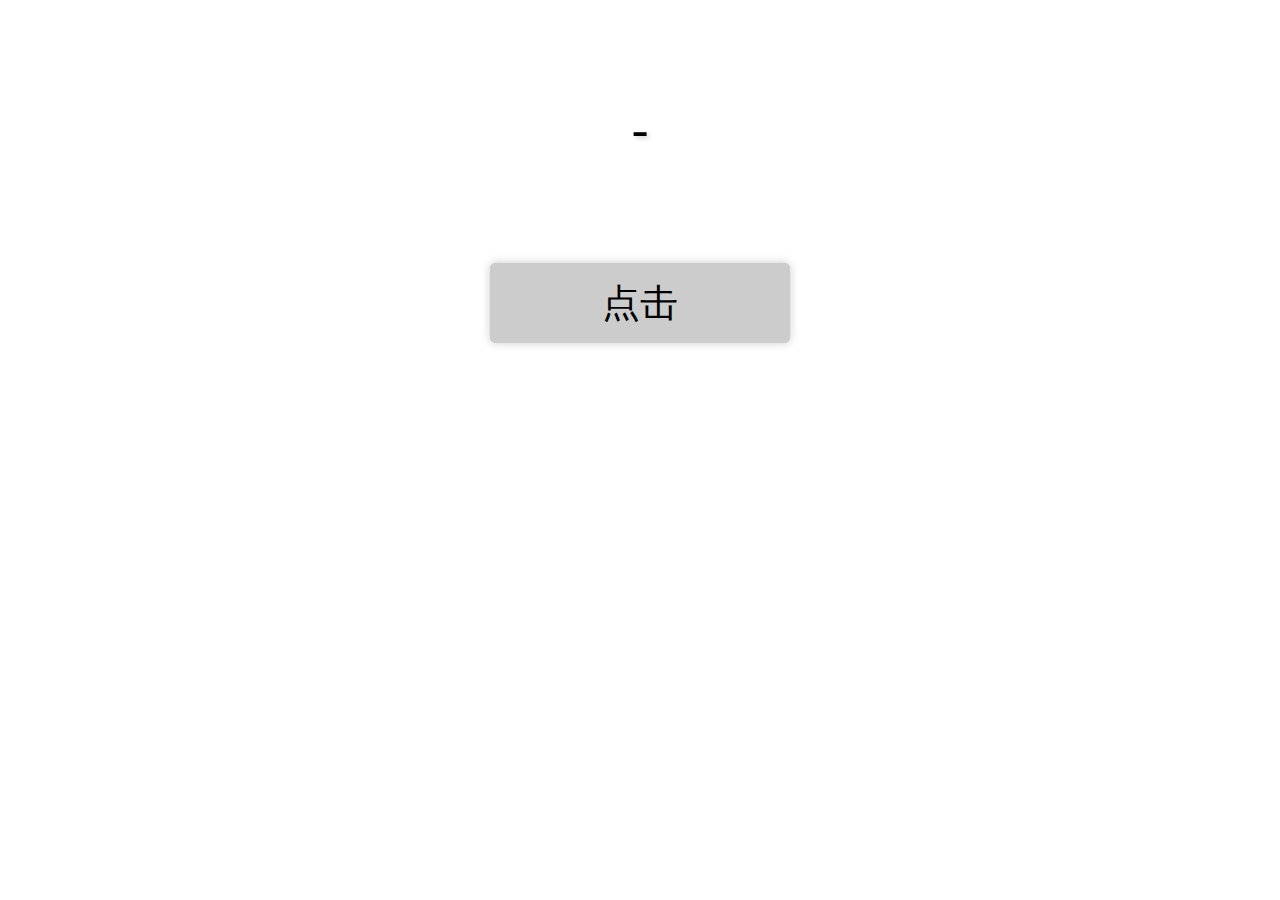
<file: eat.html>
<!DOCTYPE html>
<html lang="en">
<head>
    <meta charset="UTF-8">
    <meta name="viewport"
          content="width=device-width,initial-scale=1.0, minimum-scale=1.0, maximum-scale=1.0, user-scalable=no"/>
    <title>吃啥</title>
    <style>
        * {
            margin: 0 0;
            padding: 0 0;
        }

        #main {
            text-align: center;
            margin-top: 100px;
        }

        button {
            margin: 5px;
            width: 300px;
            height: 80px;
            border: 0 solid #fff;
            border-radius: 5px;
            box-shadow: 0 0 10px #ccc;
            outline: none;
            font-size: 38px;
            background: #cccccc;
            -webkit-tap-highlight-color: rgba(0, 0, 0, 0);
        }

        button:active {
            box-shadow: 1px 1px 0 #ccc;
        }

        #eat {
            text-shadow: 2px 2px 5px #ccc;
            font-size: 50px;
            margin-top: 100px;
            margin-bottom: 100px;
        }

        @media only screen and (min-width: 320px) and (max-width: 374px) {

        }

        @media only screen and (min-width: 375px) and (max-width: 667px) {

        }
    </style>
    <script>
        var number;
        function makeSentence() {
            var words = ["重庆小面", "黄焖鸡", "沙县小吃", "外卖", "重来", "麻辣烫", "麻辣香锅", "小碗菜", "粥", "粉"];
            var rand = Math.floor(Math.random() * words.length);
            if (number == rand){
                words.splice(rand,1);
                rand = Math.floor(Math.random() * words.length);
            }
            number = rand;
            var eat = words[rand];
            var eatElement = document.getElementById("eat");
            eatElement.innerHTML = eat;
        }
        //        window.onload = makeSentence;
        window.onload = function () {

            document.body.addEventListener('touchstart', function () {
            });
        }
    </script>
</head>
<body>
<div id="main">
    <p id="eat">-</p>
    <button onmousedown="makeSentence()">
        点击
    </button>
</div>
</body>
</html>
</file>
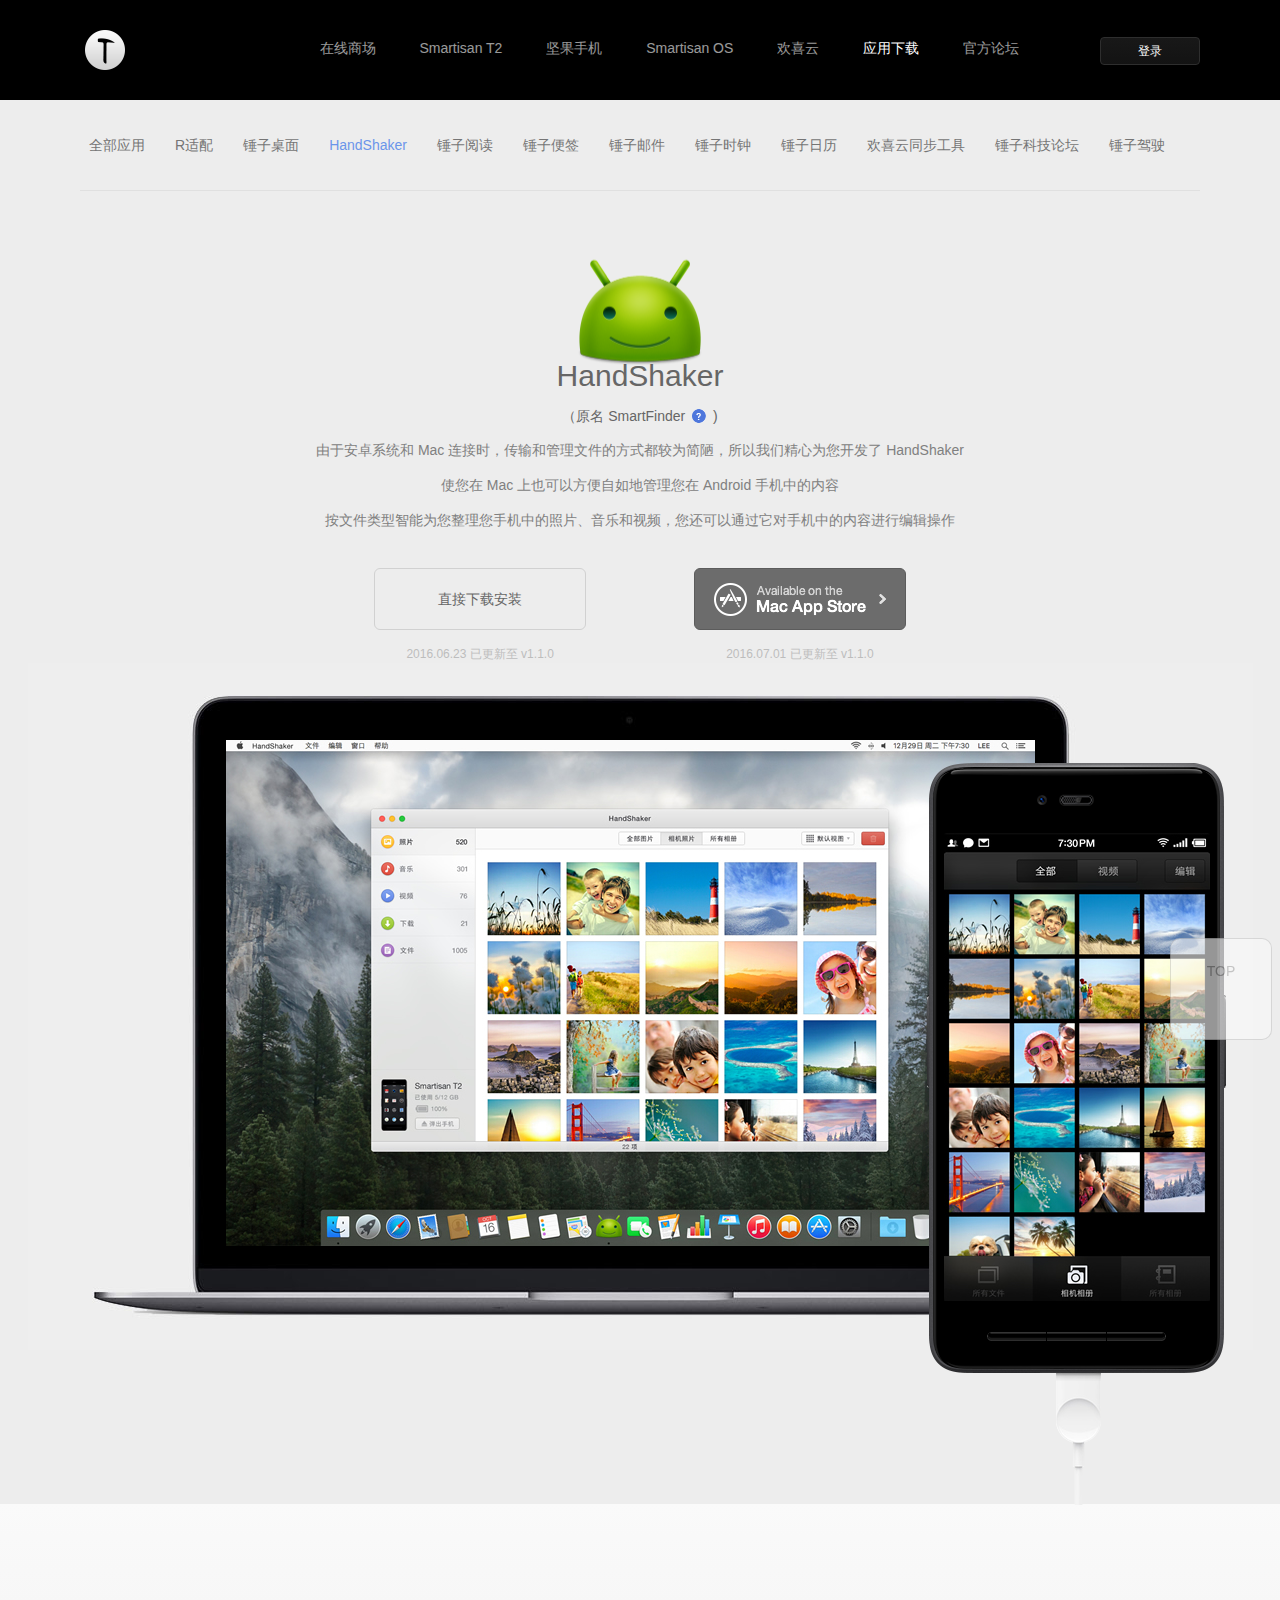
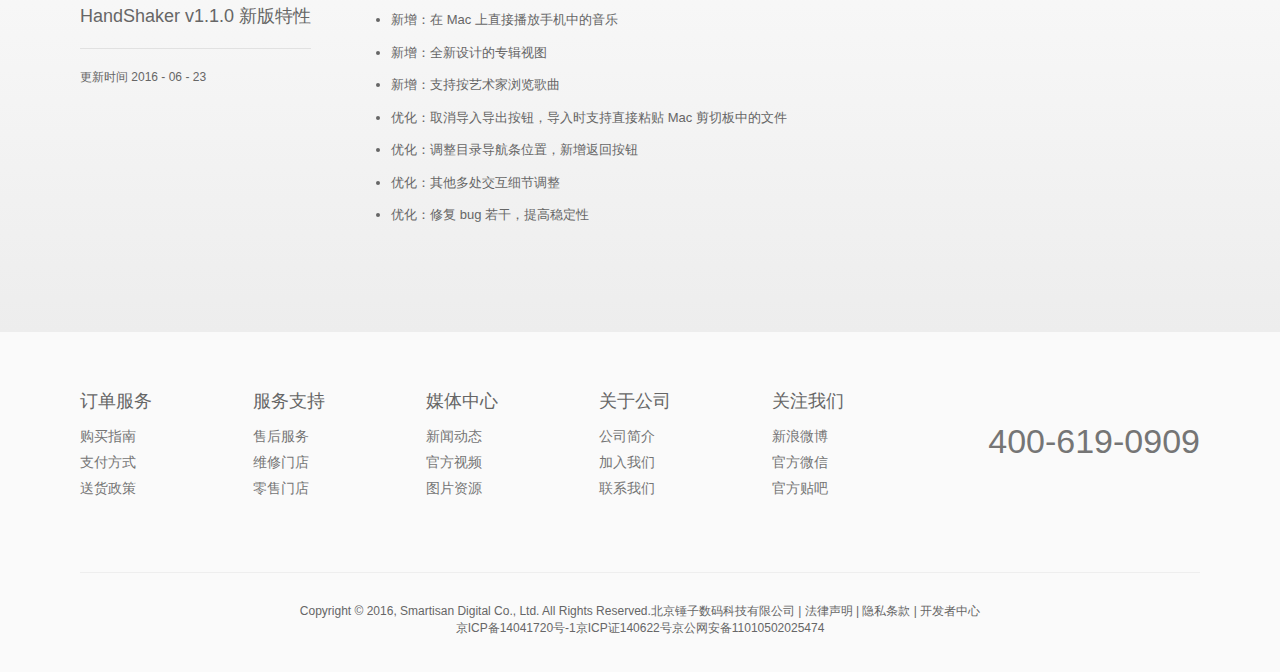
<file: handShaker.html>
<!DOCTYPE html>
<html lang="en">
<head>
    <meta charset="UTF-8">
    <title>HandShaker</title>
    <link href="./image/logo.png" rel="shortcut icon">
    <link type="text/css" rel="stylesheet" href="css/header.css">
    <link type="text/css" rel="stylesheet" href="css/footer.css">
    <link type="text/css" rel="stylesheet" href="css/top_button.css">
    <script src="top_button.js"></script>
    <script>
        function showOld() {
            document.getElementsByClassName("old_icon").item(0).style.display = "block";
        }
        function hideOld() {
            document.getElementsByClassName("old_icon").item(0).style.display = "none";
        }

        //        var image0 = document.getElementById("image_0");
        //        var image1 = document.getElementById("image_1");
        //        var image2 = document.getElementById("image_2");
        //        var image3 = document.getElementById("image_3");

        var i = 0;
        var auto = window.setInterval(function () {
            if (i == 0) {
                document.getElementById("image_4").style.opacity = "0";
                document.getElementById("image_1").style.opacity = "1";
                document.getElementById("image_44").style.opacity = "0";
                document.getElementById("image_11").style.opacity = "1";
            } else if (i == 1) {
                document.getElementById("image_1").style.opacity = "0";
                document.getElementById("image_2").style.opacity = "1";
                document.getElementById("image_1").style.transition = "opacity 0s ease-in-out 1.5s";
                document.getElementById("image_2").style.transition = "opacity 1.5s ease-in-out";
                document.getElementById("image_11").style.opacity = "0";
                document.getElementById("image_22").style.opacity = "1";
                document.getElementById("image_11").style.transition = "opacity 0s ease-in-out 1.5s";
                document.getElementById("image_22").style.transition = "opacity 1.5s ease-in-out";
            } else if (i == 2) {
                document.getElementById("image_2").style.opacity = "0";
                document.getElementById("image_3").style.opacity = "1";
                document.getElementById("image_2").style.transition = "opacity 0s ease-in-out 1.5s";
                document.getElementById("image_3").style.transition = "opacity 1.5s ease-in-out";
                document.getElementById("image_22").style.opacity = "0";
                document.getElementById("image_33").style.opacity = "1";
                document.getElementById("image_22").style.transition = "opacity 0s ease-in-out 1.5s";
                document.getElementById("image_33").style.transition = "opacity 1.5s ease-in-out";
            } else if (i == 3) {
                document.getElementById("image_3").style.opacity = "0";
                document.getElementById("image_4").style.opacity = "1";
                document.getElementById("image_3").style.transition = "opacity 0s ease-in-out 1.5s";
                document.getElementById("image_4").style.transition = "opacity 1.5s ease-in-out";
                document.getElementById("image_1").style.transition = "opacity 1.5s ease-in-out";
                document.getElementById("image_33").style.opacity = "0";
                document.getElementById("image_44").style.opacity = "1";
                document.getElementById("image_33").style.transition = "opacity 0s ease-in-out 1.5s";
                document.getElementById("image_44").style.transition = "opacity 1.5s ease-in-out";
                document.getElementById("image_11").style.transition = "opacity 1.5s ease-in-out";
            }
            i += 1;
            if (i == 4) {
                i = 0;
            }
        }, 3500);

        window.onload = function () {
            document.getElementById("handShaker_icon").setAttribute('class','active');
        }
    </script>
    <style>
        * {
            margin: 0;
            padding: 0;
        }

        body {
            font-family: "PingFang SC", "Helvetica Neue", Helvetica, Arial, "Hiragino Sans GB", "Microsoft Yahei", 微软雅黑, STHeiti, 华文细黑, sans-serif;
            /*max-width: 1263px;*/
            min-width: 1202px;
            color: rgb(102, 102, 102);
            font-size: 14px;
            background-color: #ededed;
        }

        ul {
            list-style: none;
        }

        a {
            text-decoration: none;
        }

        #main {
            text-align: center;
        }

        #sub_menu {
            width: 1120px;
            margin: 0 auto;
            height: 90px;
            border-bottom: 1px solid #e0e0e0;
        }

        #sub_menu_list {
            padding-top: 37px;
        }

        #sub_menu_list li {
            float: left;
            margin-left: 20px;
            padding-left: 10px;
        }

        .sub_menu_url {
            text-decoration: none;
            color: #757575;
            -moz-transition: all .15s ease-out;
            -webkit-transition: all .15s ease-out;
            -o-transition: all .15s ease-out;
            transition: all 0.15s ease-out;
            /*淡入淡出 ease-out 减速*/
        }

        .sub_menu_url:hover, .sub_menu_url:active {
            text-decoration: none;
            color: #6b95ea;
            -moz-transition: all .15s ease-out;
            -webkit-transition: all .15s ease-out;
            -o-transition: all .15s ease-out;
            transition: all 0.15s ease-out;
            /*淡入淡出*/
        }

        #sub_menu_list li a.active {
            color: #6b95ea;
        }

        #handShaker_icon {
            width: 128px;
            height: 128px;
            margin: 30px auto 10px;
            background: url("./image/handshaker-icon.png") no-repeat;
            -webkit-transition: transform 2s cubic-bezier(.165, .84, .44, 1);
            transition: transform 2s cubic-bezier(.165, .84, .44, 1)
        }

        .active {
            transform: translate(0, 20%);
        }

        #content {
            margin: 0 auto;
        }

        #content h1 {
            text-align: center;
            font-size: 30px;
            font-weight: 400;
        }

        .old_name {
            height: 40px;
        }

        .old_name p {
            display: inline-block;
        }

        .old_icon p {
            display: block;
            margin: 0 0 10px 104px;
        }

        .help {
            width: 14px;
            height: 14px;
            padding: 14px 3px 0;
            display: inline-block;
            position: relative;
            top: 2px;
            background: url("./image/help_icon.png") bottom center no-repeat;
        }

        .old_icon {
            display: none;
            position: absolute;
            margin-left: -193px;
            top: -130px;
            width: 380px;
            border: 0 solid rgba(255, 255, 255, 0);
            border-radius: 5px;
            box-shadow: 0 0 0 1px rgba(0, 0, 0, .06), 0 4px 10px rgba(0, 0, 0, .17);
            background-color: white;
            padding: 15px;
            overflow: hidden;
            text-align: left;

        }

        .old_icon img {
            float: left;
        }

        .download {
            cursor: pointer;
            display: inline-block;
            font-size: 12px;
            width: 100px;
            height: 30px;
            line-height: 30px;
            box-sizing: border-box;
            border: 0 solid rgba(0, 0, 0, .01);
            border-radius: 6px;
            box-shadow: inset 0 0 0 1px #e6e6e6;
            background-image: linear-gradient(#fafafa, #f9f9f9);
            text-align: center;
            margin-left: 10px;
        }

        .download:hover {
            background-image: linear-gradient(#f9f9f9, #f0f0f0);
        }

        .old_icon:hover {
            display: block;
        }

        .mac_download {
            margin-top: 30px;
        }

        .mac_download div, .mac_download a {
            display: inline-block;
        }

        .mac_download div p {
            margin-top: 16px;
            font-size: 12px;
            color: #bdbdbd;
        }

        .dmg {
            cursor: pointer;
            width: 210px;
            height: 60px;
            line-height: 60px;
            border: 1px solid #d1d1d1;
            border-radius: 6px;
            position: relative;
        }

        .dmg:hover {
            background-color: #e1e1e1;
        }

        .tips {
            width: 100px;
            height: 80px;
        }

        .appstore {
            cursor: pointer;
            width: 210px;
            height: 60px;
            line-height: 60px;
            border: 1px solid #5c5c5c;
            border-radius: 6px;
            background-color: #6c6c6c;
            position: relative;
        }

        .appstore::after {
            content: " ";
            position: absolute;
            left: 0;
            right: 0;
            top: 0;
            bottom: 0;
            background: url("./image/appstore.png") no-repeat center;
            background-size: auto 33px;
        }

        .appstore:hover {
            background-color: #3f3f3f;
        }

        .slide {
            width: 1225px;
            position: relative;
            margin: 0 auto;
        }

        .macbook {
            width: 100%;
            height: 687px;
            background: url("./image/macbook.jpg") no-repeat;
            -webkit-background-size: contain;
            background-size: contain;
        }

        .macbook img {
            position: absolute;
            left: 198px;
            top: 77px;
            height: 506px;
        }

        #image_1 {
            opacity: 1;
            -webkit-transition: opacity 1.5s ease-in-out;
            -moz-transition: opacity 1.5s ease-in-out;
            transition: opacity 1.5s ease-in-out;
        }

        #image_2, #image_3, #image_4 {
            opacity: 0;
            -webkit-transition: opacity 0s ease-in-out 1.5s;
            -moz-transition: opacity 0s ease-in-out 1.5s;
            transition: opacity 0s ease-in-out 1.5s;
        }

        .phone {
            position: absolute;
            z-index: 3;
            right: 2%;
            bottom: -22.6%;
            width: 302px;
            height: 742px;
            background: url("image/phone.png") no-repeat;
            background-size: contain;
        }

        .phone img {
            position: absolute;
            top: 70px;
            left: 18px;
            width: 266px;
        }

        #image_11 {
            opacity: 1;
            -webkit-transition: opacity 1.5s ease-in-out;
            -moz-transition: opacity 1.5s ease-in-out;
            transition: opacity 1.5s ease-in-out;
        }

        #image_22, #image_33, #image_44 {
            opacity: 0;
            -webkit-transition: opacity 0s ease-in-out 1.5s;
            -moz-transition: opacity 0s ease-in-out 1.5s;
            transition: opacity 0s ease-in-out 1.5s;
        }

        .features {
            width: 1120px;
            margin: 0 auto;
        }

    </style>
</head>
<body>
<div id="header_background">
    <div id="header">
    <span class="logo">
        <a href="./smartisan.html"></a>
    </span>
        <div class="menu">
            <ul class="menu_list">
                <li><a href="#" class="menu_url">在线商场</a></li>
                <li><a href="#" class="menu_url">Smartisan T2</a></li>
                <li><a href="#" class="menu_url">坚果手机</a></li>
                <li><a href="#" class="menu_url">Smartisan OS</a></li>
                <li><a href="#" class="menu_url">欢喜云</a></li>
                <li><a href="#" class="menu_url active">应用下载</a></li>
                <li><a href="#" class="menu_url">官方论坛</a></li>
            </ul>
            <div class="login" onclick="window.location.href='#'" style="cursor:pointer">
                <a class="login_url">登录</a>
            </div>
        </div>
    </div>
</div>
<div id="main">
    <div id="sub_menu">
        <ul id="sub_menu_list">
            <li style="padding-left: 9px; margin-left: 0;"><a href="#" class="sub_menu_url">全部应用</a></li>
            <li><a href="#" class="sub_menu_url">R适配</a></li>
            <li><a href="#" class="sub_menu_url">锤子桌面</a></li>
            <li><a href="#" class="sub_menu_url active">HandShaker</a></li>
            <li><a href="#" class="sub_menu_url">锤子阅读</a></li>
            <li><a href="#" class="sub_menu_url">锤子便签</a></li>
            <li><a href="#" class="sub_menu_url">锤子邮件</a></li>
            <li><a href="#" class="sub_menu_url">锤子时钟</a></li>
            <li><a href="#" class="sub_menu_url">锤子日历</a></li>
            <li><a href="#" class="sub_menu_url">欢喜云同步工具</a></li>
            <li><a href="#" class="sub_menu_url">锤子科技论坛</a></li>
            <li><a href="#" class="sub_menu_url">锤子驾驶</a></li>
        </ul>
    </div>
    <div id="content">
        <div id="handShaker_icon" class="androidicon">
        </div>
        <h1>HandShaker</h1>
        <div class="old_name">
            <p style="text-align: center">（原名 SmartFinder</p>
            <div class="help" onmouseover="showOld()" onmouseout="hideOld()">
                <div class="old_icon">
                    <img src="image/old-icon.png">
                    <p>如何替换成历史图标？</p>
                    <p>如果您喜欢之前的图标，可以手动下载图标文件，通过内置的文档说明即可替换。</p>
                    <div class="download"><a href="#" style="color: gray">现在下载</a></div>
                </div>
            </div>
            <p>)</p>
        </div>
        <p style="line-height: 2.5em; color: gray; ">
            由于安卓系统和 Mac 连接时，传输和管理文件的方式都较为简陋，所以我们精心为您开发了 HandShaker<br>
            使您在 Mac 上也可以方便自如地管理您在 Android 手机中的内容<br>
            按文件类型智能为您整理您手机中的照片、音乐和视频，您还可以通过它对手机中的内容进行编辑操作
        </p>
        <div class="mac_download">
            <div>
                <a class="dmg">直接下载安装</a>
                <p>2016.06.23 已更新至 v1.1.0</p>
            </div>
            <div class="tips"></div>
            <div>
                <a class="appstore">&nbsp;</a>
                <p>2016.07.01 已更新至 v1.1.0</p>
            </div>
        </div>
        <div style="margin-bottom: 154px;">
            <div class="slide">
                <div class="macbook">
                    <img id="image_1" src="image/macbook-1.jpg">
                    <img id="image_2" src="image/macbook-2.jpg">
                    <img id="image_3" src="image/macbook-3.jpg">
                    <img id="image_4" src="image/macbook-4.jpg">
                </div>
                <div class="phone">
                    <img id="image_11" src="image/phone-1.jpg">
                    <img id="image_22" src="image/phone-2.jpg">
                    <img id="image_33" src="image/phone-3.jpg">
                    <img id="image_44" src="image/phone_4.jpg">
                </div>
            </div>
        </div>
        <div style="background-image: linear-gradient(#fafafa,#ededed);">
            <div class="features"
                 style="text-align: left; padding-bottom: 100px;padding-top: 100px;">
                <div style="float: left">
                    <p style="border-bottom: 1px solid #e1e1e1; margin-bottom: 20px;padding-bottom: 20px;font-size: 18px;">
                        HandShaker v1.1.0 新版特性
                    </p>
                    <p style="font-size: 12px">
                        更新时间 2016 - 06 - 23
                    </p>
                </div>
                <ul style="list-style: disc; text-align: left;display: inline-block;margin-left: 80px;line-height: 2.5em;font-size: 13px;">
                    <li>新增：在 Mac 上直接播放手机中的音乐</li>
                    <li>新增：全新设计的专辑视图</li>
                    <li>新增：支持按艺术家浏览歌曲</li>
                    <li>优化：取消导入导出按钮，导入时支持直接粘贴 Mac 剪切板中的文件</li>
                    <li>优化：调整目录导航条位置，新增返回按钮</li>
                    <li>优化：其他多处交互细节调整</li>
                    <li>优化：修复 bug 若干，提高稳定性</li>
                </ul>
            </div>
        </div>
    </div>

</div>
<div id="footer">
    <div id="contact" style="height:180px">
        <dl>
            <dt>订单服务</dt>
            <dd><a href="./support/buy.html" class="contact_url">购买指南</a></dd>
            <dd><a href="./support/pay.html" class="contact_url">支付方式</a></dd>
            <dd><a href="./support/express.html" class="contact_url">送货政策</a></dd>
        </dl>
        <dl>
            <dt>服务支持</dt>
            <dd><a href="#" class="contact_url">售后服务</a></dd>
            <dd><a href="#" class="contact_url">维修门店</a></dd>
            <dd><a href="#" class="contact_url">零售门店</a></dd>
        </dl>
        <dl>
            <dt>媒体中心</dt>
            <dd><a href="#" class="contact_url">新闻动态</a></dd>
            <dd><a href="#" class="contact_url">官方视频</a></dd>
            <dd><a href="#" class="contact_url">图片资源</a></dd>
        </dl>
        <dl>
            <dt>关于公司</dt>
            <dd><a href="#" class="contact_url">公司简介</a></dd>
            <dd><a href="#" class="contact_url">加入我们</a></dd>
            <dd><a href="#" class="contact_url">联系我们</a></dd>
        </dl>
        <dl>
            <dt>关注我们</dt>
            <dd><a href="#" class="contact_url">新浪微博</a></dd>
            <dd><a href="#" class="contact_url">官方微信</a></dd>
            <dd><a href="#" class="contact_url">官方贴吧</a></dd>
        </dl>
        <div id="tel_number">
            <a href="tel:400-619-0909" style="font-size: 34px; cursor: default; text-decoration: none; color: #757575;">400-619-0909</a>
        </div>
    </div>
    <!--<hr style="clear: both; width: 1120px; margin: 0 auto;color: #ededed">-->
    <div id="com_info">
        <div class="info" style="font-size: 12px">
            Copyright © 2016, Smartisan Digital Co., Ltd. All Rights Reserved.北京锤子数码科技有限公司 | <a>法律声明</a> | 隐私条款 |
            开发者中心<br>
            <a>京ICP备14041720号-1京ICP证140622号京公网安备11010502025474</a>
        </div>
    </div>
</div>
<div id="top_button" onclick="window.location.href='javascript:scroll(0,0)'">TOP</div>
</body>
</html>
</file>
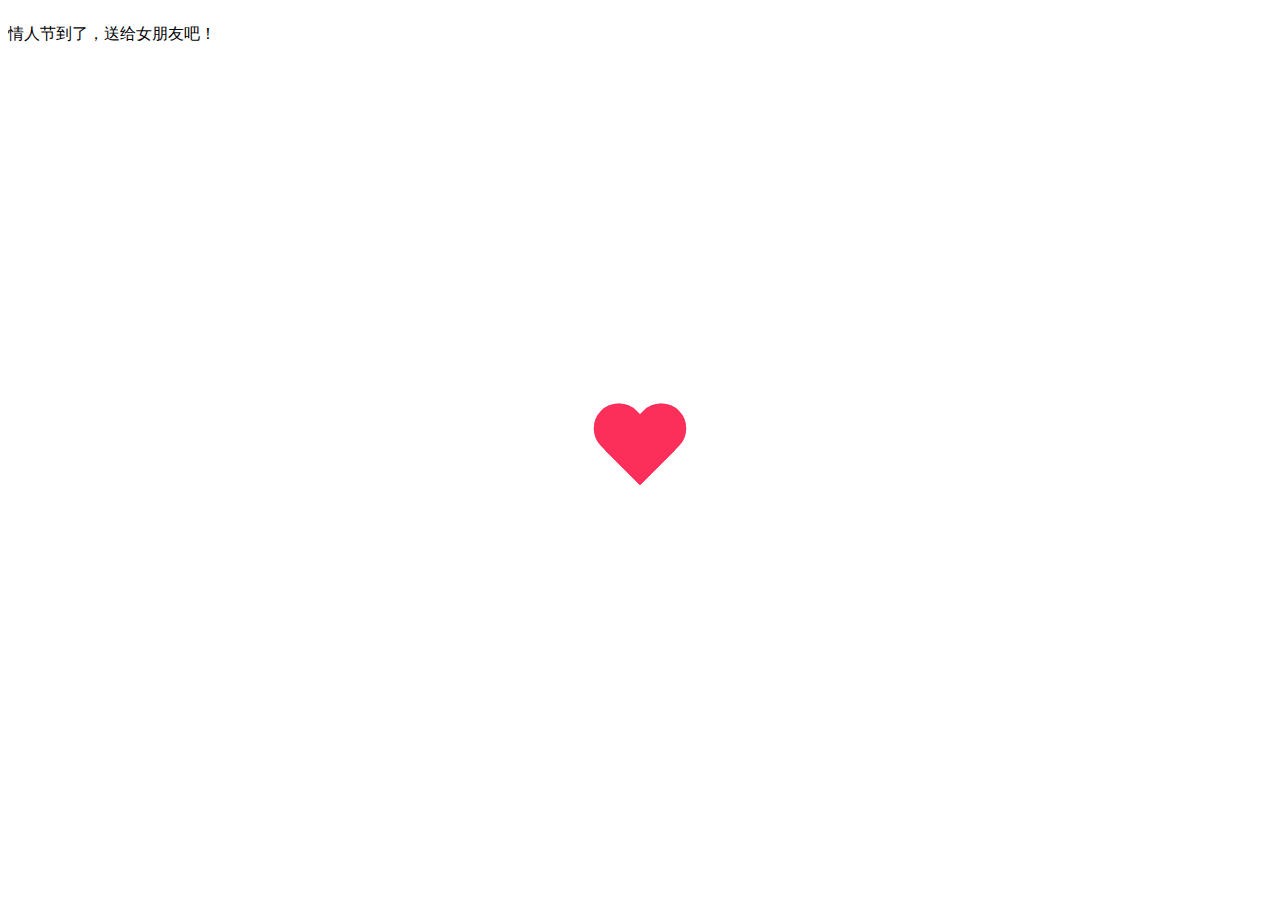
<file: heart.html>
<!DOCTYPE html>
<html lang="en">
<head>
    <meta charset="UTF-8"/>
    <title>情人节心跳动动画</title>
    <style type="text/css">
        html, body {
            width: 100%;
            height: 100%;
            min-width: 500px;
            min-height: 500px;
            overflow: hidden;
        }

        .heart {
            position: absolute;
            width: 100px;
            height: 90px;
            top: 50%;
            left: 50%;
            margin-top: -45px;
            margin-left: -50px;
        }

        .heart:before,
        .heart:after {
            position: absolute;
            content: "";
            left: 50px;
            top: 0;
            width: 50px;
            height: 80px;
            background: #fc2e5a;
            border-radius: 50px 50px 0 0;
            transform: rotate(-45deg);
            transform-origin: 0 100%;
        }

        .heart:after {
            left: 0;
            transform: rotate(45deg);
            transform-origin: 100% 100%;
        }

        .heart1 {
            animation: heart-anim 1s linear .4s infinite;
        }

        .heart2 {
            animation: pounding .5s linear infinite alternate;
        }

        .heart1:after, .heart1:before {
            background-color: #ff7693;
        }

        @keyframes pounding {
            0% {
                transform: scale(1.5);
            }
            100% {
                transform: scale(1);
            }
        }

        @keyframes heart-anim {
            46% {

                transform: scale(1);
            }
            50% {
                transform: scale(1.3);
            }
            52% {
                transform: scale(1.5);
            }
            55% {
                transform: scale(3);
            }
            100% {
                opacity: 0;
                transform: scale(50);
            }
        }
    </style>
</head>
<body>
<p>情人节到了，送给女朋友吧！</p>
<!--外圈大心-->
<div class="heart heart1"></div>
<!--里面小心-->
<div class="heart heart2"></div>
</body>
<script type="text/javascript">

</script>
</html>
</file>
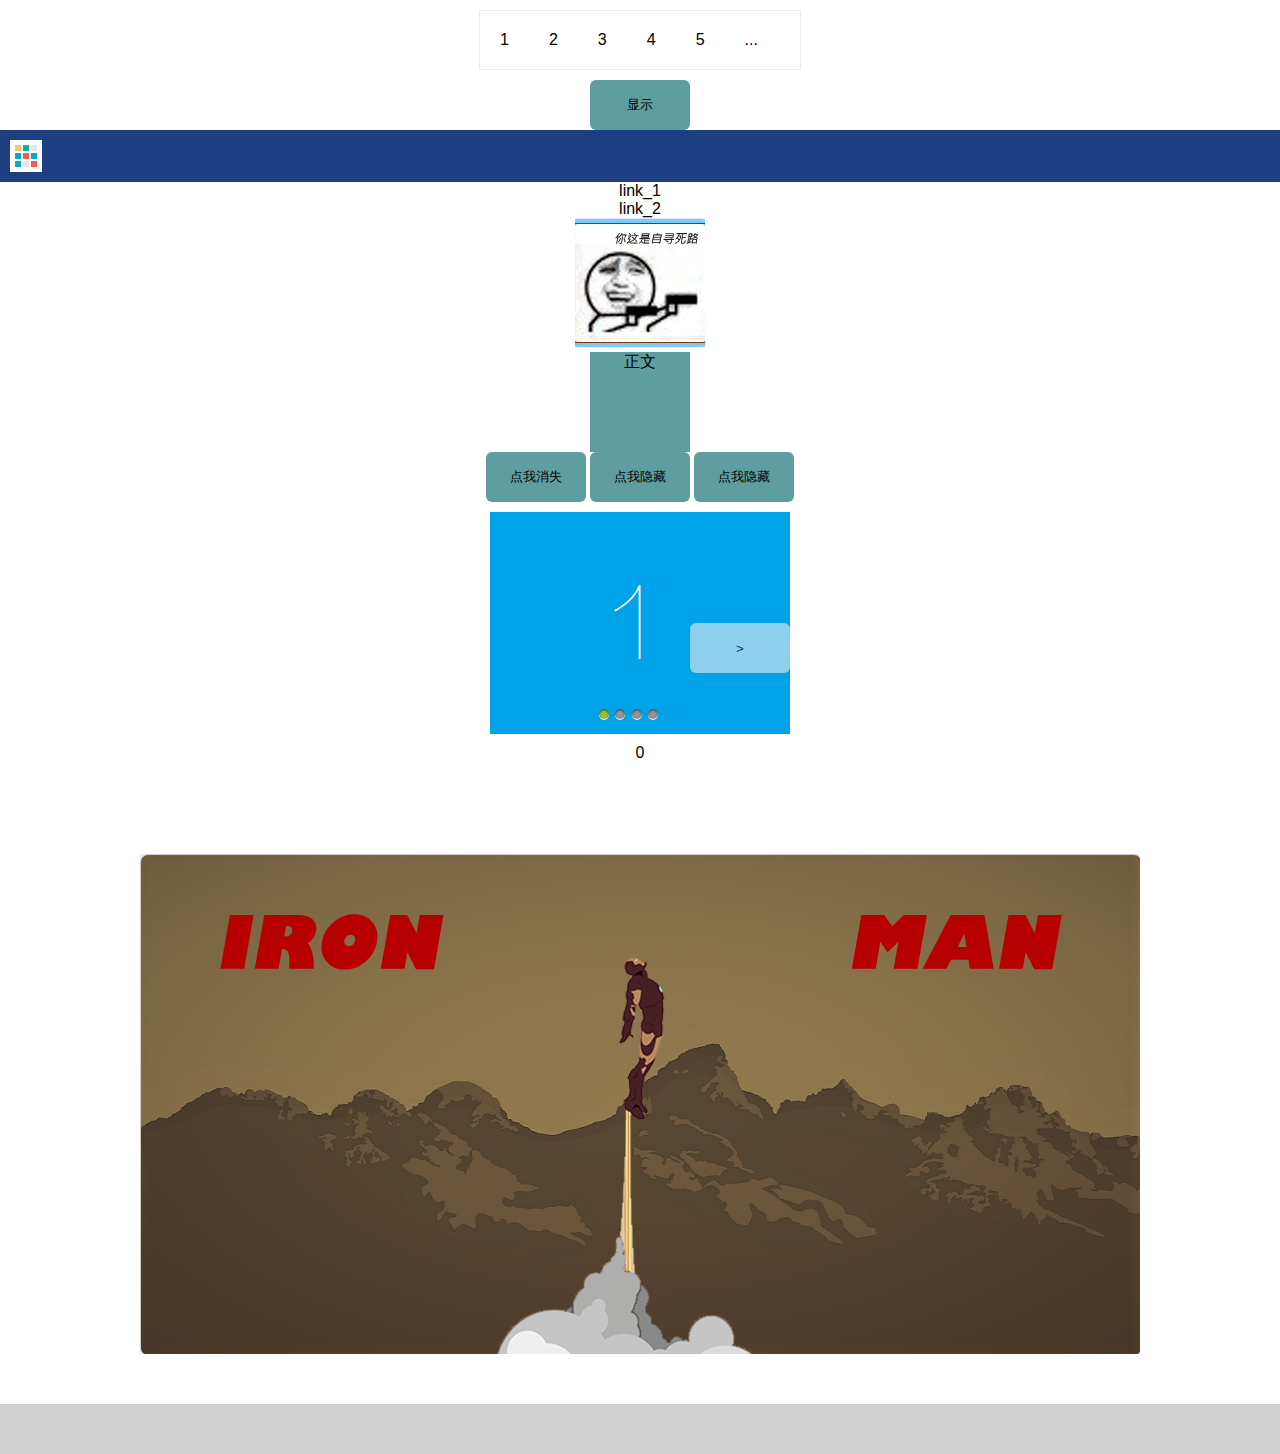
<file: jquery.html>
<!DOCTYPE html>
<html lang="en">
<head>
    <meta charset="UTF-8">
    <title>Title</title>
    <script src="jquery-3.1.0.min.js"></script>
    <style>
        a, abbr, acronym, address, applet, article, aside, audio, b, big, blockquote, canvas, caption, center, cite, code, dd, del, details, dfn, div, dl, dt, em, embed, fieldset, figcaption, figure, footer, form, h1, h2, h3, h4, h5, h6, header, i, iframe, img, ins, kbd, label, legend, li, mark, menu, nav, object, ol, output, p, pre, q, ruby, s, samp, section, small, span, strike, strong, sub, summary, sup, table, tbody, td, tfoot, th, thead, time, tr, tt, u, ul, var, video {
            margin: 0;
            padding: 0;
        }

        body {
            min-width: 1202px;
            text-align: center;
            margin: 0;
            padding: 0;
            font-family: "PingFang SC", "Helvetica Neue", Helvetica, Arial, "Hiragino Sans GB", "Microsoft Yahei", 微软雅黑, STHeiti, 华文细黑, sans-serif;
        }

        ul {
            list-style: none;
            width: 320px;
            border: 1px solid #ededed;
            overflow: hidden;
            margin: 10px auto;
        }

        li {
            float: left;
            padding: 20px;
        }

        button {
            width: 100px;
            height: 50px;
            background-color: cadetblue;
            border: 0 solid #ffffff;
            border-radius: 6px;
            outline: 0;
        }

        .content {
            width: 100px;
            height: 100px;
            margin: 0 auto;
            background-color: cadetblue;
        }

        .slide_image {
            width: 300px;
            height: 222px;
            margin: 10px auto;
            position: relative;
            overflow: hidden;
        }

        .slide {
            position: absolute;
            height: 222px;
            width: 1200px;
            top: 0;
            left: 0px;
        }

        .image1 {
            width: 300px;
            height: 222px;
            position: absolute;
            left: 0;
            top: 0;
        }

        .image2 {
            width: 300px;
            height: 222px;
            position: absolute;
            left: 300px;
            top: 0;
        }

        .image3 {
            width: 300px;
            height: 222px;
            position: absolute;
            left: 600px;
            top: 0;
        }

        .image4 {
            width: 300px;
            height: 222px;
            position: absolute;
            left: 900px;
            top: 0;
        }

        .dot {
            height: 100px;
            width: 100px;
        }

        .dot_image {
            position: absolute;
            z-index: 1;
            /*width: 12px;*/
            /*height: 48px;*/
            left: 36%;
            bottom: 10px;
        }

        .dot_image a {
            display: inline-block;
            background: url("image/dot.png");
            width: 12px;
            height: 12px;
            background-position: 0 0;
        }

        .dot1 {
            background-position: 0 -12px;
        }

        .next_button {
            position: absolute;
            top: 50%;
            right: 0;
            background: #ededed;
            opacity: 0.6;
            border: 0 solid #ffffff;
            z-index: 1;
        }

        .yellow {
            color: yellow;
        }

        .red {
            color: red;
        }

        .green {
            color: green;
        }

        .blue {
            color: blue;
        }

        .move {
            position: relative;
            width: 1000px;
            height: 500px;
            margin: 0 auto;
            transition-duration: 0.3s;
            z-index: 1;
            overflow: hidden;
        }

        .fontColor {
            position: absolute;
            background-image: url("image/color.png");
            width: 1000px;
            height: 500px;
            border: 1px solid #cdcdcd;
            border-radius: 8px;
            z-index: -98;
        }

        .blur {
            position: relative;
            height: 460px;
            width: 960px;
            left: 20px;
            top: 20px;
            box-shadow: 0 0 80px #333;
            z-index: -99;
            opacity: 0.8;
            border-radius: 8px;
        }

        .colorFont {
            position: relative;
            top: -459px;
            width: 1000px;
            height: 500px;
            z-index: -1;
            background: url("image/ironman.png") center no-repeat;
        }

        .ironFont {
            position: relative;
            top: -970px;
            width: 1000px;
            height: 500px;
            z-index: 0;
            background: url("image/ironman_font.png") center no-repeat;
        }

        .nav {
            width: 100%;
            height: 52px;
            background: url("image/logo.gif") no-repeat;
            background-color: #1d3e81;
            background-position: 10px;
            z-index: 3;
        }

        .nav_bg {
            display: none;
            width: 100%;
            height: 52px;
        }

        .foot {
            margin-top: 50px;
            height: 50px;
            background-color: #d1d1d1;
        }
    </style>
</head>
<body>
<div>
    <ul>
        <li>1</li>
        <li>2</li>
        <li>3</li>
        <li>4</li>
        <li>5</li>
        <li>6</li>
        <li>7</li>
        <li>8</li>
        <li>9</li>
        <li>10</li>
        <li>...</li>
    </ul>
</div>
<button class="toggleButton">显示</button>
<div class="nav"></div>
<div class="nav_bg"></div>
<p><a title="link_1" class="link_1">link_1</a></p>
<p><a title="link_2" class="link_2">link_2</a></p>
<div><img class="image" src="image/image.png"></div>
<div><p class="content">正文</p></div>
<button class="button1">点我消失</button>
<button class="button2">点我隐藏</button>
<button class="button3">点我隐藏</button>
<div class="slide_image">
    <div class="slide">
        <div class="image1"><img src="image/image1.png"></div>
        <div class="image2"><img src="image/image2.png"></div>
        <div class="image3"><img src="image/image3.png"></div>
        <div class="image4"><img src="image/image4.png"></div>
    </div>
    <div class="dot_image">
        <a index="1" class="dot1"></a>
        <a index="2" class="dot2"></a>
        <a index="3" class="dot3"></a>
        <a index="4" class="dot4"></a>
    </div>
    <button class="next_button">&gt;</button>
</div>
<div class="dot" style="margin: 10px auto;">
    <p class="dotNumber"></p>
</div>
<div class="move">
    <div class="fontColor"></div>
    <div class="blur"></div>
    <div class="colorFont"></div>
    <div class="ironFont"></div>
</div>
<!--<div class="colorFont">-->
<!--<p class="yellow">黄色黄色黄色黄色黄色黄色黄色黄色</p>-->
<!--<p class="red">红色红色红色红色红色红色红色红色</p>-->
<!--<p class="green">绿色绿色绿色绿色绿色绿色绿色绿色</p>-->
<!--<p class="blue">蓝色蓝色蓝色蓝色蓝色蓝色蓝色蓝色</p>-->
<!--</div>-->
<div class="foot"></div>
<script>
    $(function () {
        var i = 0;
        var width = 300;
        $(".dot1").css("background-position", "0 -12px");
        $(".dotNumber").text(i);
        var changeDot = function (i) {
            $(".slide").animate({left: "-" + i * width + "px"}, 500);
            $(".dotNumber").text(i);
            if (i == 0) {
                $(".dot1").siblings().css("background-position", "0 0 ");
                $(".dot1").css("background-position", "0 -12px");
            } else if (i == 1) {
                $(".dot2").siblings().css("background-position", "0 0 ");
                $(".dot2").css("background-position", "0 -12px");
            } else if (i == 2) {
                $(".dot3").siblings().css("background-position", "0 0 ");
                $(".dot3").css("background-position", "0 -12px");
            } else if (i == 3) {
                $(".dot4").siblings().css("background-position", "0 0 ");
                $(".dot4").css("background-position", "0 -12px");
            }
        }
        var change1 = setInterval(function () {
            changeDot(i);
            i++;
            if (i == 4) {
                i = 0;
            }
        }, 3000);
        $.each($(".dot_image").children(), function (index, value) {
            $(this).click(function () {
                clearInterval(change1);
                $(this).siblings().css("background-position", "0 0");
                $(this).css("background-position", "0 -12px");
                var number = parseInt(index);
                changeDot(index);
                i = index;
                change1 = setInterval(function () {
                    changeDot(i);
                    i = i + 1;
                    if (i == 4) {
                        i = 0;
                    }
                }, 3000);
            })
        })
        $(".next_button").click(function () {
            if (!$(".slide").is(":animated")) {
                clearInterval(change1);
                changeDot(i);
                i++;
                if (i == 4) {
                    i = 0;
                }
                change1 = setInterval(function () {
                    changeDot(i);
                    i = i + 1;
                    if (i == 4) {
                        i = 0;
                    }
                }, 3000);
            }
        })
    });
    $(function () {
        var other = $('ul li:gt(4):not(:last)');//取ul下li元素中索引大于4的元素，但不包括最后一个
        other.hide();
        var button = $('.toggleButton');
        button.click(function () {
            if (other.is(':visible')) {//存在的话
                other.hide();
                $(this).css("background-color", "cadetblue")
                        .text("显示");
            } else {
                other.show();
                $(this).css("background-color", "red").text("隐藏");
            }
        })
    });
    $(function () {
        $(".link_1").mouseover(function (e) {
            this.ititle = this.title;
            this.title = "";
            var tip = "<div id='tip'>" + this.ititle + "</div>";
            $("body").append(tip);
            $("#tip").css({
                "position": "absolute",
                "border": "1px solid #dedede",
                "background": "#fafafa",
                "top": (e.pageY + 10) + "px",
                "left": (e.pageX + 10) + "px"
            }).show("fast");
        }).mouseout(function () {
            this.title = this.ititle;
            $("#tip").remove();
        }).mousemove(function (e) {
            $("#tip").css({
                "position": "absolute",
                "top": (e.pageY + 10) + "px",
                "left": (e.pageX + 10) + "px"
            });
        })
    });
    $(function () {
        $(".image").mouseover(function (e) {
            var image0 = "<img class='image0' src='image/image0.png'>";
            $("body").append(image0);
            $(".image0").css({
                "width": "300px",
                "height": "300px",
                "position": "absolute",
                "border": "1px solid #dedede",
                "top": (e.pageY + 10) + "px",
                "left": (e.pageX + 10) + "px",
                "opacity": "0.9"
            }).show();
        }).mouseout(function () {
            $(".image0").remove();
        }).mousemove(function (e) {
            $(".image0").css({
                "position": "absolute",
                "top": (e.pageY + 10) + "px",
                "left": (e.pageX + 10) + "px"
            });
        })
    });
    $(function () {
        $(".button1").click(function () {
            if ($(".content").css("display") == "none") {
//                    $(".content").show(1000);
                $(".content").fadeIn();
                $(this).text("点我消失");
            } else {
//                    $(".content").hide(1000);
                $(".content").fadeOut();
                $(this).text("点我显示");
            }
        });
        $(".button2").click(function () {
            if ($(".content").css("display") == "none") {
                $(".content").show(1000);
//                    $(".content").fadeIn();
                $(this).text("点我隐藏");
            } else {
                $(".content").hide(1000);
//                    $(".content").fadeOut();
                $(this).text("点我显示");
            }
        });
        $(".button3").click(function () {
//                var i = 1;
            if ($(".content").attr("style") == "height: 0px;") {
                $(".content").animate({height: "100px"}, 1000);
//                    $(".content").fadeIn();
                $(this).text("点我隐藏");
//                    i = 1;
            } else {
                $(".content").animate({height: "0"}, 1000);
//                    $(".content").hide(1000);
//                    $(".content").fadeOut();
                $(this).text("点我显示");
//                    i = 0;
            }
        });
    });
    $(function () {
        $(".yellow").click(function () {
            $(this).removeClass();
            $(this).siblings().removeClass();
            $(this).addClass("yellow");
            $(this).siblings().addClass("yellow");
        });
        $(".red").click(function () {
            $(this).removeClass();
            $(this).siblings().removeClass();
            $(this).addClass("red");
            $(this).siblings().addClass("red");
        });
        $(".green").click(function () {
            $(this).removeClass();
            $(this).siblings().removeClass();
            $(this).addClass("green");
            $(this).siblings().addClass("green");
        });
        $(".blue").click(function () {
            $(this).removeClass();
            $(this).siblings().removeClass();
            $(this).addClass("blue");
            $(this).siblings().addClass("blue");
        });
    });
    $(function () {
        var pos = $(".nav").offset().top;
//                var winPos = $(window).scrollTop();
        $(window).scroll(function () {
            if ($(window).scrollTop() >= pos) {
                $(".nav").css({"position": "fixed", "top": "0"});
                $(".nav_bg").css({"display": "block"});
            } else {
                $(".nav").css({"position": "static"});
                $(".nav_bg").css({"display": "none"});
            }
        });
    });
    $(function () {
        $(".move").mouseover(function () {
//            $(".move").css({"transition-duration": "0.3s"});
            $(".blur").css({"transition-duration": "0.3s"});
            $(".colorFont").css({"transition-duration": "0.3s"});
            $(".ironFont").css({"transition-duration": "0.3s"});
        }).mousemove(function (e) {
            $(".move").css({
                "transform": "rotateX(" + (-e.originalEvent.offsetY * 0.03333 + 8) + "deg) " + "rotateY(" + (e.originalEvent.offsetX * 0.01333 - 6) + "deg)"
            });
            $(".colorFont").css({
                "transform": "translate3d("
                + (-e.originalEvent.offsetX * 0.02 + 10) + "px,"
                + (-e.originalEvent.offsetY * 0.002 + 0.5) + "px," + "0px" + ")"
            });
            $(".ironFont").css({
                "transform": "translate3d("
                + (-e.originalEvent.offsetX * 0.04 + 20) + "px,"
                + (-e.originalEvent.offsetY * 0.04 + 10) + "px," + "0px" + ")"
            });
            $(".blur").css({
                "opacity": "1",
                "transform": "translate3d("
                + (-e.originalEvent.offsetX * 0.036 + 18) + "px,"
                + (-e.originalEvent.offsetY * 0.072 + 18) + "px," + "0px" + ")"
            });
        })
                .mouseleave(function () {
                    $(".move").css({
                        "transform": "rotateX(0deg) rotateY(0deg)"
                    });
                    $(".blur").css({
                        "transform": "translate3d(0px, 0px, 0px)"
                    });
                    $(".colorFont").css({

                        "transform": "rotateX(0deg) rotateY(0deg)"
                    });
                    $(".ironFont").css({
                        "transform": "translate3d(0px, 0px, 0px)"
                    });
                });
    });
</script>
</body>
</html>
</file>
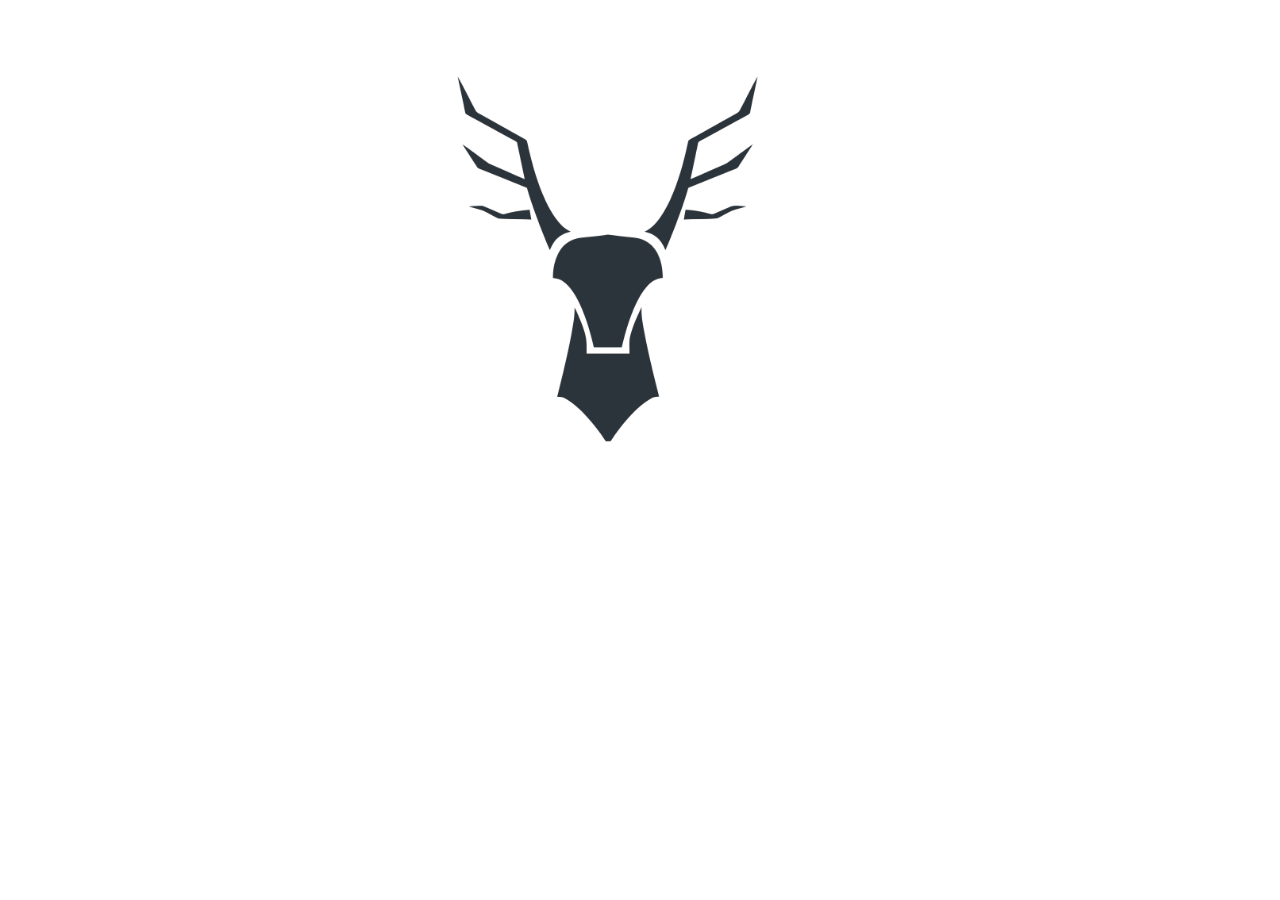
<file: mouseEvent.html>
<!DOCTYPE html>
<html lang="en">
<head>
    <meta charset="UTF-8">
    <title>Title</title>
    <script src="jquery-3.1.0.min.js"></script>
    <script>
        $(function () {
            $("#content").mousemove(function (e) {
                $(".pic").css({"left": 350 -  (e.pageX * 0.05) + "px", "top": - e.pageY * 0.05 + "px"});
            })
        })
    </script>
    <style>
        #content {
            width: 1250px;
            height: 500px;
            position: relative;
        }

        .pic {
            position: absolute;
            left: 350px;
            top: 0;
        }
    </style>
</head>
<body>
<div id="content">
    <div class="pic">
        <img src="image/logo.png" style="width: 500px">
    </div>
</div>
</body>
</html>
</file>
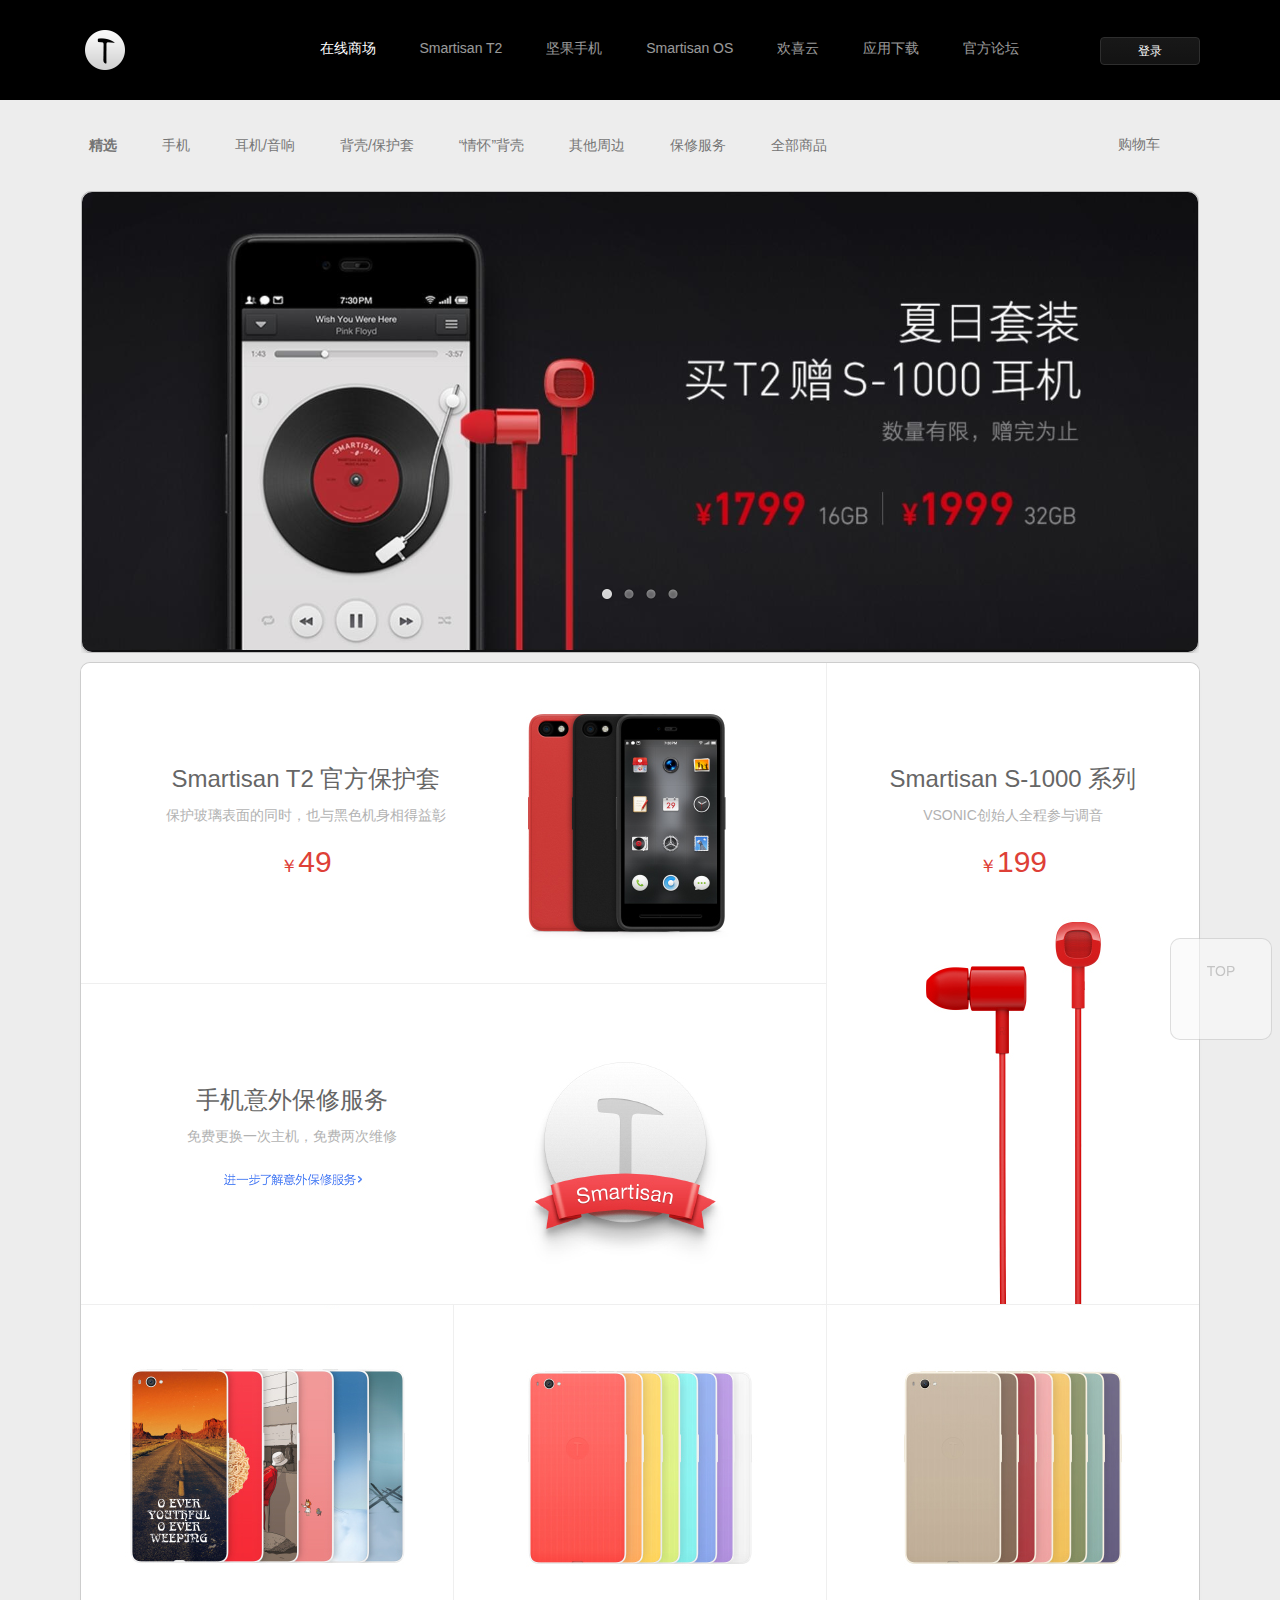
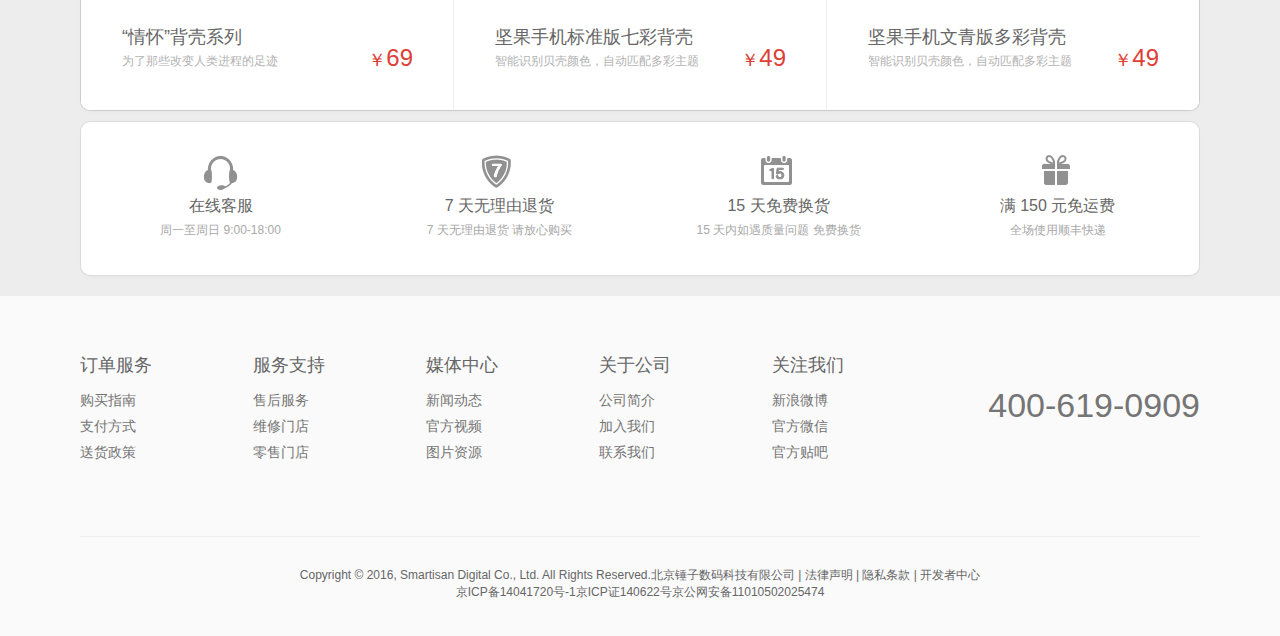
<file: smartisan.html>
<!DOCTYPE html>
<html lang="en">
<head>
    <meta charset="UTF-8">
    <title>Smartisan</title>
    <link href="./image/logo.png" rel="shortcut icon">
    <!--<meta name="viewport" content="width=device-width,target-densitydpi=high-dpi,initial-scale=1.0, minimum-scale=1.0, maximum-scale=1.0, user-scalable=no"/>-->
    <!--<meta name="viewport" content="width=375px">-->
    <!--<meta http-equiv="X-UA-Compatible" content="IE=edge,chrome=1">-->
    <!--<meta name="HandheldFriendly" content="true">-->
    <link type="text/css" rel="stylesheet" href="css/header.css">
    <link type="text/css" rel="stylesheet" href="css/footer.css">
    <link type="text/css" rel="stylesheet" href="css/top_button.css">
    <style>
        body {
            font-family: "PingFang SC", "Helvetica Neue", Helvetica, Arial, "Hiragino Sans GB", "Microsoft Yahei", 微软雅黑, STHeiti, 华文细黑, sans-serif;
            /*max-width: 1263px;*/
            min-width: 1202px;
            color: rgb(102, 102, 102);
            font-size: 14px;
            background-color: #ededed;
        }

        * {
            margin: 0;
            padding: 0;
        }

        .menu_list li a.active {
            color: white;
            opacity: 1;
        }

        #sub_menu {
            width: 1120px;
            margin: 0 auto;
            height: 90px;
        }

        #sub_menu_left {
            float: left;
        }

        #sub_menu_list {
            padding-top: 37px;
            margin: 0 0;
        }

        #sub_menu_list li {
            /*display: list-item;*/
            float: left;
            margin-left: 35px;
            padding-left: 10px;
            /*list-style: none;*/
        }

        /*#sub_menu_list li:before{*/
        /*content: ' ';*/
        /*display: block;*/
        /*position: absolute;*/
        /*left: 20px;*/
        /*top: 50%;*/
        /*width: 2px;*/
        /*height: 2px;*/
        /*margin-top: -1px;*/
        /*background: #C7C7C7;*/
        /*}*/

        .sub_menu_url {
            text-decoration: none;
            color: #757575;
            -moz-transition: all .15s ease-out;
            -webkit-transition: all .15s ease-out;
            -o-transition: all .15s ease-out;
            transition: all 0.15s ease-out;
            /*淡入淡出 ease-out 减速*/
        }

        .sub_menu_url:hover, .sub_menu_url:active {
            text-decoration: none;
            color: #6b95ea;
            -moz-transition: all .15s ease-out;
            -webkit-transition: all .15s ease-out;
            -o-transition: all .15s ease-out;
            transition: all 0.15s ease-out;
            /*淡入淡出*/
        }

        #shopping_cart {
            float: right;
            padding-top: 36px;
            padding-right: 40px;
        }

        #content {
            width: 1120px;
            margin: 0 auto;
        }

        #image {
            position: relative;
            overflow: hidden;
            border: 1px solid #dcdcdc;
            border-color: rgba(0, 0, 0, 0);

        }

        #auto_image {
            height: 460px;
            border: 1px solid #dcdcdc;
            border-radius: 10px;
            border-color: rgba(0, 0, 0, 0.2);
            box-shadow: 0 3px 8px -6px rgba(0, 0, 0, 0.8);
            /*overflow: hidden;*/
            position: relative;
        }

        #image_0 {
            position: absolute;
            display: block;
            opacity: 1;
            z-index: 1;
            -webkit-transition: opacity 1.5s ease;
            -moz-transition: opacity 1.5s ease;
            transition: opacity 1.5s ease;
        }

        #image_1, #image_2, #image_3 {
            position: absolute;
            display: block;
            opacity: 0;
            -webkit-transition: opacity 1.5s ease;
            -moz-transition: opacity 1.5s ease;
            transition: opacity 1.5s ease;

        }

        #image_1 a, #image_0 a, #image_2 a, #image_3 a {
            border-radius: 10px;
            display: block;
            width: 1116px;
            height: 460px;
        }

        #slide_button {
            position: absolute;
            bottom: 9.9%;
            left: 0;
            right: 0;
            text-align: center;
            cursor: default;
            z-index: 2;
        }

        #slide_button li {
            display: inline-block;
            width: 18px;
            height: 18px;
            background: url("./image/loop-dot.png") no-repeat;
            background-image: -webkit-image-set(url(./image/loop-dot.png) 1x, url(./image/dot1.png) 2x); /*image-set实现Retina屏幕下图片显示*/
            text-align: center;
            cursor: pointer;
        }

        #dot_0 {
            background-position: 0 -18px;
        }

        #dot_1, #dot_2, #dot_3 {
            background-position: 0 0;
        }

        #image_list {
            width: 1118px;
            margin-top: 8px;
            background: #EFEFEF;
            border-radius: 10px;
            border: 1px solid #dcdcdc;
            border-color: rgba(0, 0, 0, .14);
            box-shadow: 0 3px 8px -6px rgba(0, 0, 0, .1);
            overflow: hidden;
        }

        ul {
            list-style: none;
        }

        .T2 {
            width: 745px;
            height: 320px;
            background: #ffffff url("./image/T2.png") right bottom no-repeat;
            /*border-radius: 10px 0 0 0;*//*父类用了overflow: hidden;*/
            cursor: pointer;
            -moz-transition: all .15s ease-out;
            -webkit-transition: all .15s ease-out;
            -o-transition: all .15s ease-out;
            transition: all 0.15s ease-out;
            /*淡入淡出*/
        }

        .T2:hover {
            -moz-box-shadow: 5px 5px 10px #ededed inset; /* For Firefox3.6+ */
            -webkit-box-shadow: 5px 5px 10px #ededed inset; /* For Chrome5+, Safari5+ */
            box-shadow: 0 0 30px #ededed inset;
            -moz-transition: all .15s ease-out;
            -webkit-transition: all .15s ease-out;
            -o-transition: all .15s ease-out;
            transition: all 0.15s ease-out;
            /*淡入淡出*/
        }

        .T2_info {
            width: 450px;
            padding-top: 100px;
            text-align: center;
        }

        .service {
            margin-top: 1px;
            width: 745px;
            height: 320px;
            background: #ffffff url("./image/service.png") right no-repeat;
            cursor: pointer;
            -moz-transition: all .15s ease-out;
            -webkit-transition: all .15s ease-out;
            -o-transition: all .15s ease-out;
            transition: all 0.15s ease-out;
            /*淡入淡出*/
        }

        .service:hover {
            -moz-box-shadow: 5px 5px 10px #ededed inset; /* For Firefox3.6+ */
            -webkit-box-shadow: 5px 5px 10px #ededed inset; /* For Chrome5+, Safari5+ */
            box-shadow: 0 0 30px #ededed inset;
            -moz-transition: all .15s ease-out;
            -webkit-transition: all .15s ease-out;
            -o-transition: all .15s ease-out;
            transition: all 0.15s ease-out;
            /*淡入淡出*/
        }

        .service_info {
            width: 422px;
            padding-top: 100px;
            text-align: center;
        }

        .earphone {
            float: right;
            width: 372px;
            height: 641px;
            background: #ffffff url("./image/earphone.png") center bottom no-repeat;
            /*border-radius: 0 10px 0 0;*//*父类用了overflow: hidden;*/
            cursor: pointer;
            -moz-transition: all .15s ease-out;
            -webkit-transition: all .15s ease-out;
            -o-transition: all .15s ease-out;
            transition: all 0.15s ease-out;
            /*淡入淡出*/
        }

        .earphone:hover {
            -moz-box-shadow: 5px 5px 10px #ededed inset; /* For Firefox3.6+ */
            -webkit-box-shadow: 5px 5px 10px #ededed inset; /* For Chrome5+, Safari5+ */
            box-shadow: 0 0 30px #ededed inset;
            -moz-transition: all .15s ease-out;
            -webkit-transition: all .15s ease-out;
            -o-transition: all .15s ease-out;
            transition: all 0.15s ease-out;
            /*淡入淡出*/
        }

        .earphone_info {
            width: 372px;
            padding-top: 100px;
            text-align: center;
        }

        .feelings_shell {
            float: left;
            width: 372px;
            height: 405px;
            margin-top: 1px;
            background: #ffffff url("./image/shell1.png") bottom center no-repeat;
            position: relative;
            cursor: pointer;
            -moz-transition: all .15s ease-out;
            -webkit-transition: all .15s ease-out;
            -o-transition: all .15s ease-out;
            transition: all 0.15s ease-out;
            /*淡入淡出*/
        }

        .feelings_shell:hover {
            -moz-box-shadow: 5px 5px 10px #ededed inset; /* For Firefox3.6+ */
            -webkit-box-shadow: 5px 5px 10px #ededed inset; /* For Chrome5+, Safari5+ */
            box-shadow: 0 0 30px #ededed inset;
            -moz-transition: all .15s ease-out;
            -webkit-transition: all .15s ease-out;
            -o-transition: all .15s ease-out;
            transition: all 0.15s ease-out;
            /*淡入淡出*/
        }

        .feelings_info {
            text-align: left;
        }

        .colorful_shell {
            float: left;
            width: 372px;
            height: 405px;
            margin-top: 1px;
            margin-left: 1px;
            background: #ffffff url("./image/shell2.png") bottom center no-repeat;
            position: relative;
            cursor: pointer;
            -moz-transition: all .15s ease-out;
            -webkit-transition: all .15s ease-out;
            -o-transition: all .15s ease-out;
            transition: all 0.15s ease-out;
            /*淡入淡出*/
        }

        .colorful_shell:hover {
            -moz-box-shadow: 5px 5px 10px #ededed inset; /* For Firefox3.6+ */
            -webkit-box-shadow: 5px 5px 10px #ededed inset; /* For Chrome5+, Safari5+ */
            box-shadow: 0 0 30px #ededed inset;
            -moz-transition: all .15s ease-out;
            -webkit-transition: all .15s ease-out;
            -o-transition: all .15s ease-out;
            transition: all 0.15s ease-out;
            /*淡入淡出*/
        }

        .colorful_info {
            text-align: left;
        }

        .art_shell {
            float: left;
            width: 372px;
            height: 405px;
            margin-top: 1px;
            margin-left: 1px;
            background: #ffffff url("./image/shell3.png") bottom center no-repeat;
            position: relative;
            cursor: pointer;
            -moz-transition: all .15s ease-out;
            -webkit-transition: all .15s ease-out;
            -o-transition: all .15s ease-out;
            transition: all 0.15s ease-out;
            /*淡入淡出*/
        }

        .art_shell:hover {
            -moz-box-shadow: 5px 5px 10px #ededed inset; /* For Firefox3.6+ */
            -webkit-box-shadow: 5px 5px 10px #ededed inset; /* For Chrome5+, Safari5+ */
            box-shadow: 0 0 30px #ededed inset;
            -moz-transition: all .15s ease-out;
            -webkit-transition: all .15s ease-out;
            -o-transition: all .15s ease-out;
            transition: all 0.15s ease-out;
            /*淡入淡出*/
        }

        .art_info {
            text-align: left;
        }

        #main {
            padding-bottom: 20px;
        }

        #hint {
            width: 1120px;
            margin: 0 auto;
        }

        .hint_info {
            margin-top: 10px;
            border-radius: 10px;
            border: 1px solid #dcdcdc;
            border-color: rgba(0, 0, 0, .14);
            box-shadow: 0 3px 8px -6px rgba(0, 0, 0, .1);
            overflow: hidden;
            background-color: #ffffff;
            cursor: default;
        }

        .customer {
            float: left;
            width: 279px;
            height: 153px;
            text-align: center;
        }

        .customer_icon {
            margin: 33px auto 5px;
            background: url("./image/hint.png") top left no-repeat;
            width: 36px;
            height: 36px;
            opacity: 0.6;
        }

        .return_goods {
            float: left;
            width: 279px;
            height: 153px;
            text-align: center;
        }

        .sevenDay_icon {
            margin: 33px auto 5px;
            background: url("./image/hint.png") top left no-repeat;
            background-position: -50px 0;
            width: 36px;
            height: 36px;
            opacity: 0.6;
        }

        .change_goods {
            float: left;
            width: 279px;
            height: 153px;
            text-align: center;
        }

        .fifteenDay_icon {
            margin: 33px auto 5px;
            background: url("./image/hint.png") top left no-repeat;
            background-position: -100px 0;
            width: 36px;
            height: 36px;
            opacity: 0.6;
        }

        .express {
            float: left;
            width: 279px;
            height: 153px;
            text-align: center;
        }

        .gift_icon {
            margin: 33px auto 5px;
            background: url("./image/hint.png") top left no-repeat;
            background-position: -150px 0;
            width: 36px;
            height: 36px;
            opacity: 0.6;
        }
    </style>
</head>
<body>
<div id="header_background">
    <div id="header">
    <span class="logo">
        <a href="#"></a>
    </span>
        <div class="menu">
            <ul class="menu_list">
                <li><a href="#" class="menu_url active">在线商场</a></li>
                <li><a href="#" class="menu_url">Smartisan T2</a></li>
                <li><a href="#" class="menu_url">坚果手机</a></li>
                <li><a href="#" class="menu_url">Smartisan OS</a></li>
                <li><a href="#" class="menu_url">欢喜云</a></li>
                <li><a href="#" class="menu_url">应用下载</a></li>
                <li><a href="#" class="menu_url">官方论坛</a></li>
            </ul>
            <div class="login" onclick="window.location.href='#'" style="cursor:pointer">
                <a class="login_url">登录</a>
            </div>
        </div>
    </div>
</div>
<div id="main">
    <div id="sub_menu">
        <div id="sub_menu_left">
            <ul id="sub_menu_list">
                <li style="padding-left: 9px; margin-left: 0;"><a href="#" class="sub_menu_url"><b>精选</b></a></li>
                <li><a href="#" class="sub_menu_url">手机</a></li>
                <li><a href="#" class="sub_menu_url">耳机/音响</a></li>
                <li><a href="#" class="sub_menu_url">背壳/保护套</a></li>
                <li><a href="#" class="sub_menu_url">“情怀”背壳</a></li>
                <li><a href="#" class="sub_menu_url">其他周边</a></li>
                <li><a href="#" class="sub_menu_url">保修服务</a></li>
                <li><a href="#" class="sub_menu_url">全部商品</a></li>
            </ul>
        </div>
        <div id="shopping_cart">
            <a href="#" style="text-decoration: none;color: #757575;">购物车</a>
        </div>
    </div>
    <div id="content">
        <div id="image">
            <ul id="auto_image">
                <li id="image_0"><a href="#"
                                    style="cursor: pointer;background: url('image/image_1.jpg'); display: block;background-size: contain;"></a>
                </li>
                <li id="image_1"><a href="#"
                                    style="cursor: pointer;background: url('image/note.png'); display: block;background-size: contain;"></a>
                </li>
                <li id="image_2"><a href="./handShaker.html"
                                    style="cursor: pointer;background: url('image/handshaker.jpg'); display: block;background-size: contain;"></a>
                </li>
                <li id="image_3"><a href="#"
                                    style="cursor: pointer;background: url('image/desktop.png'); display: block;background-size: contain;"></a>
                </li>
            </ul>
            <ul id="slide_button">
                <li id="dot_0" onclick="changeImage0()" style="background-position: 0 -18px;"></li>
                <li id="dot_1" onclick="changeImage1()"></li>
                <li id="dot_2" onclick="changeImage2()"></li>
                <li id="dot_3" onclick="changeImage3()"></li>
            </ul>

        </div>
        <div id="image_list">
            <ul>
                <li class="earphone">
                    <div class="earphone_info">
                        <p style="font-size: 24px">Smartisan S-1000 系列</p>
                        <p style="padding-top: 12px; color: #b2b2b2">VSONIC创始人全程参与调音</p>
                        <p style="padding-top: 20px; font-size: 30px; color: #DE4037"><span
                                style="font-size: 18px">￥</span>199</p>
                    </div>
                </li>
                <li class="T2">
                    <div class="T2_info">
                        <p style="font-size: 24px">Smartisan T2 官方保护套</p>
                        <p style="padding-top: 12px; color: #b2b2b2">保护玻璃表面的同时，也与黑色机身相得益彰</p>
                        <p style="padding-top: 20px; font-size: 30px; color: #DE4037"><span
                                style="font-size: 18px">￥</span>49</p>
                    </div>
                </li>
                <li class="service">
                    <div class="service_info">
                        <p style="font-size: 24px">手机意外保修服务</p>
                        <p style="padding-top: 12px; color: #b2b2b2">免费更换一次主机，免费两次维修</p>
                    </div>
                </li>
                <li class="feelings_shell">
                    <div class="feelings_info">
                        <p style="position: absolute; left: 0; bottom: 40px; right: 0; font-size: 18px; padding-left: 41px; font-weight: 300;">
                            “情怀”背壳系列<br>
                            <span style="color: #b2b2b2; font-size: 12px">为了那些改变人类进程的足迹</span></p>
                        <p style="position: absolute; bottom: 38px; right: 40px; font-size: 24px; line-height: 24px; color: #DE4037;"><span
                                style="font-size: 18px">￥</span>69</p>
                    </div>
                </li>
                <li class="colorful_shell">
                    <div class="colorful_info">
                        <p style="position: absolute; left: 0; bottom: 40px; right: 0; font-size: 18px; padding-left: 41px; font-weight: 300;">
                            坚果手机标准版七彩背壳<br>
                            <span style="color: #b2b2b2; font-size: 12px">智能识别贝壳颜色，自动匹配多彩主题</span></p>
                        <p style="position: absolute; bottom: 38px; right: 40px; font-size: 24px; line-height: 24px; color: #DE4037;"><span
                                style="font-size: 18px">￥</span>49</p>
                    </div>
                </li>
                <li class="art_shell">
                    <div class="art_info">
                        <p style="position: absolute; left: 0; bottom: 40px; right: 0; font-size: 18px; padding-left: 41px; font-weight: 300;">
                            坚果手机文青版多彩背壳<br>
                            <span style="color: #b2b2b2; font-size: 12px">智能识别贝壳颜色，自动匹配多彩主题</span></p>
                        <p style="position: absolute; bottom: 38px; right: 40px; font-size: 24px; line-height: 24px; color: #DE4037;"><span
                                style="font-size: 18px">￥</span>49</p>
                    </div>
                </li>
            </ul>
        </div>
    </div>
    <div id="hint">
        <ul class="hint_info">
            <li class="customer">
                <div class="customer_icon"></div>
                <p style="font-size: 16px">在线客服</p>
                <p style="font-size: 12px; margin-top: 5px; color: #a8a8a8">周一至周日 9:00-18:00</p>
            </li>
            <li class="return_goods">
                <div class="sevenDay_icon"></div>
                <p style="font-size: 16px">7 天无理由退货</p>
                <p style="font-size: 12px; margin-top: 5px; color: #a8a8a8">7 天无理由退货 请放心购买</p>
            </li>
            <li class="change_goods">
                <div class="fifteenDay_icon"></div>
                <p style="font-size: 16px">15 天免费换货</p>
                <p style="font-size: 12px; margin-top: 5px; color: #a8a8a8">15 天内如遇质量问题 免费换货</p>
            </li>
            <li class="express">
                <div class="gift_icon"></div>
                <p style="font-size: 16px">满 150 元免运费</p>
                <p style="font-size: 12px; margin-top: 5px; color: #a8a8a8">全场使用顺丰快递</p>
            </li>
        </ul>
    </div>
</div>
<div id="footer">
    <div id="contact" style="height:180px">
        <dl>
            <dt>订单服务</dt>
            <dd><a href="./support/buy.html" class="contact_url">购买指南</a></dd>
            <dd><a href="./support/pay.html" class="contact_url">支付方式</a></dd>
            <dd><a href="./support/express.html" class="contact_url">送货政策</a></dd>
        </dl>
        <dl>
            <dt>服务支持</dt>
            <dd><a href="#" class="contact_url">售后服务</a></dd>
            <dd><a href="#" class="contact_url">维修门店</a></dd>
            <dd><a href="#" class="contact_url">零售门店</a></dd>
        </dl>
        <dl>
            <dt>媒体中心</dt>
            <dd><a href="#" class="contact_url">新闻动态</a></dd>
            <dd><a href="#" class="contact_url">官方视频</a></dd>
            <dd><a href="#" class="contact_url">图片资源</a></dd>
        </dl>
        <dl>
            <dt>关于公司</dt>
            <dd><a href="#" class="contact_url">公司简介</a></dd>
            <dd><a href="#" class="contact_url">加入我们</a></dd>
            <dd><a href="#" class="contact_url">联系我们</a></dd>
        </dl>
        <dl>
            <dt>关注我们</dt>
            <dd><a href="#" class="contact_url">新浪微博</a></dd>
            <dd><a href="#" class="contact_url">官方微信</a></dd>
            <dd><a href="#" class="contact_url">官方贴吧</a></dd>
        </dl>
        <div id="tel_number">
            <a href="tel:400-619-0909" style="font-size: 34px; cursor: default; text-decoration: none; color: #757575;">400-619-0909</a>
        </div>
    </div>
    <!--<hr style="clear: both; width: 1120px; margin: 0 auto;color: #ededed">-->
    <div id="com_info">
        <div class="info" style="font-size: 12px">
            Copyright © 2016, Smartisan Digital Co., Ltd. All Rights Reserved.北京锤子数码科技有限公司 | <a>法律声明</a> | 隐私条款 |
            开发者中心<br>
            <a>京ICP备14041720号-1京ICP证140622号京公网安备11010502025474</a>
        </div>
    </div>
</div>
<div id="top_button" onclick="window.location.href='javascript:scroll(0,0)'">TOP</div>
<script type="text/javascript">
    //        var image0 = document.getElementById("image_0");
    //        var image1 = document.getElementById("image_1");
    //        var image2 = document.getElementById("image_2");
    //        var image3 = document.getElementById("image_3");

    var i = 0;
    var auto = window.setInterval(function () {
        if (i == 0) {
            document.getElementById("image_3").style.opacity = "0";
            document.getElementById("image_0").style.opacity = "1";
            document.getElementById("image_3").style.zIndex = "0";
            document.getElementById("image_0").style.zIndex = "1";
            document.getElementById("dot_3").style.backgroundPosition = "0 0";
            document.getElementById("dot_0").style.backgroundPosition = "0 -18px";
//                    i = 1;

//                    window.setTimeout(change(i), 2000);
        } else if (i == 1) {
            document.getElementById("image_0").style.opacity = "0";
            document.getElementById("image_1").style.opacity = "1";
            document.getElementById("image_0").style.zIndex = "0";
            document.getElementById("image_1").style.zIndex = "1";
            document.getElementById("dot_0").style.backgroundPosition = "0 0";
            document.getElementById("dot_1").style.backgroundPosition = "0 -18px";
//                    i = 2;
//                    window.setTimeout(change(i), 2000);
        } else if (i == 2) {
            document.getElementById("image_1").style.opacity = "0";
            document.getElementById("image_2").style.opacity = "1";
            document.getElementById("image_1").style.zIndex = "0";
            document.getElementById("image_2").style.zIndex = "1";
            document.getElementById("dot_1").style.backgroundPosition = "0 0";
            document.getElementById("dot_2").style.backgroundPosition = "0 -18px";
//                    i = 3;
//                    window.setTimeout(change(i), 2000);
        } else if (i == 3) {
            document.getElementById("image_2").style.opacity = "0";
            document.getElementById("image_3").style.opacity = "1";
            document.getElementById("image_2").style.zIndex = "0";
            document.getElementById("image_3").style.zIndex = "1";
            document.getElementById("dot_2").style.backgroundPosition = "0 0";
            document.getElementById("dot_3").style.backgroundPosition = "0 -18px";
//                    i = 0;
//                    window.setTimeout(change(i), 2000);
        }
        i += 1;
        if (i == 4) {
            i = 0;
        }
    }, 3000);

    function changeImage0() {
        i = 0;
        document.getElementById("image_0").style.opacity = "1";
        document.getElementById("image_1").style.opacity = "0";
        document.getElementById("image_2").style.opacity = "0";
        document.getElementById("image_3").style.opacity = "0";
        document.getElementById("dot_0").style.backgroundPosition = "0 -18px";
        document.getElementById("dot_1").style.backgroundPosition = "0 0";
        document.getElementById("dot_2").style.backgroundPosition = "0 0";
        document.getElementById("dot_3").style.backgroundPosition = "0 0";

    }
    function changeImage1() {
        i = 1;
        document.getElementById("image_0").style.opacity = "0";
        document.getElementById("image_1").style.opacity = "1";
        document.getElementById("image_2").style.opacity = "0";
        document.getElementById("image_3").style.opacity = "0";
        document.getElementById("dot_0").style.backgroundPosition = "0 0";
        document.getElementById("dot_1").style.backgroundPosition = "0 -18px";
        document.getElementById("dot_2").style.backgroundPosition = "0 0";
        document.getElementById("dot_3").style.backgroundPosition = "0 0";

    }
    function changeImage2() {
        i = 2;
        document.getElementById("image_0").style.opacity = "0";
        document.getElementById("image_1").style.opacity = "0";
        document.getElementById("image_2").style.opacity = "1";
        document.getElementById("image_3").style.opacity = "0";
        document.getElementById("dot_0").style.backgroundPosition = "0 0";
        document.getElementById("dot_1").style.backgroundPosition = "0 0";
        document.getElementById("dot_2").style.backgroundPosition = "0 -18px";
        document.getElementById("dot_3").style.backgroundPosition = "0 0";

    }
    function changeImage3() {
        i = 3;
        document.getElementById("image_0").style.opacity = "0";
        document.getElementById("image_1").style.opacity = "0";
        document.getElementById("image_2").style.opacity = "0";
        document.getElementById("image_3").style.opacity = "1";
        document.getElementById("dot_0").style.backgroundPosition = "0 0";
        document.getElementById("dot_1").style.backgroundPosition = "0 0";
        document.getElementById("dot_2").style.backgroundPosition = "0 0";
        document.getElementById("dot_3").style.backgroundPosition = "0 -18px";

    }

    window.onscroll = function () {
        var scrollTop = document.documentElement.scrollTop + document.body.scrollTop;
        if (scrollTop > 500) { //判断滚动条距离窗口顶部多远时显示出来，这里是100px
//                document.getElementById("top_button").style.display = "block";
            document.getElementById("top_button").style.transform = "translate3d(0,0,0)";
            document.getElementById("top_button").style.width = "64px";
            document.getElementById("top_button").style.height = "64px";
        } else {
            document.getElementById("top_button").style.transform = "translate3d(12px,160px,0)";
            document.getElementById("top_button").style.width = "100px";
            document.getElementById("top_button").style.height = "100px";
        }
    };


</script>
</body>
</html>
</file>
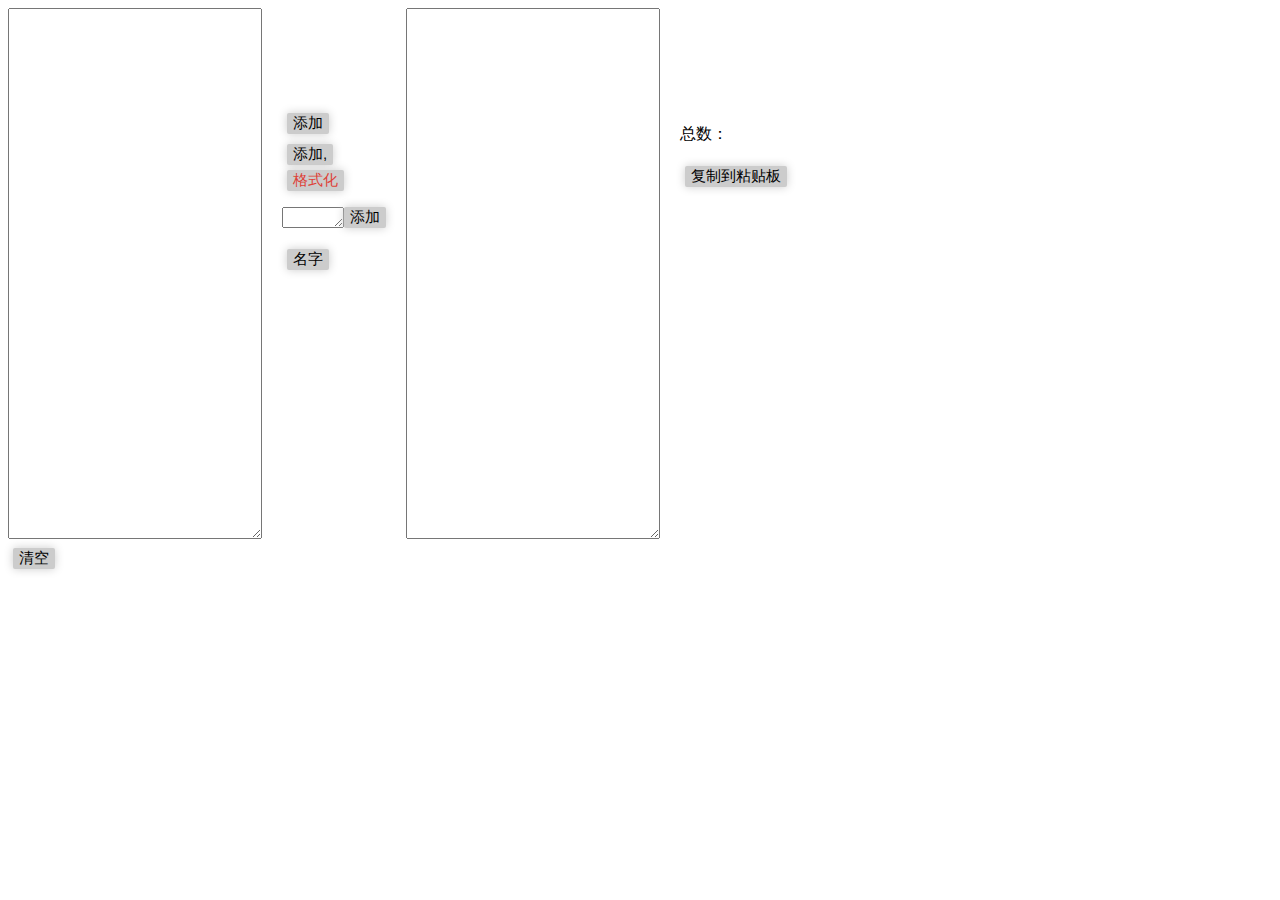
<file: tool.html>
<!DOCTYPE html>
<html lang="en">
<head>
    <meta charset="UTF-8">
    <title>tool</title>
    <script src="jquery-3.1.0.min.js"></script>
    <script>
        function empty() {
            $("#text").val("");
        }

        function add() {
            var text = $("#text").val();
            var textArr = text.split("\n");
            var str = "";
            for (var i = 0; i < textArr.length; i++) {
                str +=
                        textArr[i] + ",加\n" +
                        "加," + textArr[i] + "\n" +
                        textArr[i] + ",售\n" +
                        "售," + textArr[i] + "\n" +
                        textArr[i] + ",q\n" +
                        "q," + textArr[i] + "\n" +
                        textArr[i] + ",+\n" +
                        "+," + textArr[i] + "\n" +
                        textArr[i] + ",扣\n" +
                        "扣," + textArr[i] + "\n" +
                        textArr[i] + ",w\n" +
                        "w," + textArr[i] + "\n" +
                        textArr[i] + ",v\n" +
                        "v," + textArr[i] + "\n" +
                        textArr[i] + ",卫,星\n" +
                        "卫,星," + textArr[i] + "\n" +
                        textArr[i] + ",私\n" +
                        "私," + textArr[i] + "\n" +
                        textArr[i] + ",微\n" +
                        "微," + textArr[i] + "\n" +
                        textArr[i] + ",进\n" +
                        "进," + textArr[i] + "\n" +
                        textArr[i] + ",群\n" +
                        "群," + textArr[i] + "\n" +
                        textArr[i] + ",关,注\n" +
                        "关,注," + textArr[i] + "\n" +
                        textArr[i] + ",点,击\n" +
                        "点,击," + textArr[i] + "\n" +
                        textArr[i] + ",头,像\n" +
                        "头,像," + textArr[i] + "\n" +
                        textArr[i] + ",点,我\n" +
                        "点,我," + textArr[i] + "\n" +
                        textArr[i] + ",签,名\n" +
                        "签,名," + textArr[i] + "\n" +
                        textArr[i] + ",代,理\n" +
                        "代,理," + textArr[i] + "\n" +
                        textArr[i] + ",资,料\n" +
                        "资,料," + textArr[i] + "\n" +
                        textArr[i] + ",信\n" +
                        "信," + textArr[i] + "\n" +
                        textArr[i] + ",┼\n" +
                        "┼," + textArr[i] + "\n" +
                        textArr[i] + ",╂\n" +
                        "╂," + textArr[i] + "\n" +
                        textArr[i] + ",┽\n" +
                        "┽," + textArr[i] + "\n" +
                        textArr[i] + ",┾\n" +
                        "┾," + textArr[i] + "\n" +
                        textArr[i] + ",╂\n" +
                        "╂," + textArr[i] + "\n" +
                        textArr[i] + ",╀\n" +
                        "╀," + textArr[i] + "\n" +
                        textArr[i] + ",┿\n" +
                        "┿," + textArr[i] + "\n" +
                        textArr[i] + ",╁\n" +
                        "╁," + textArr[i] + "\n" +
                        textArr[i] + ",╃\n" +
                        "╃," + textArr[i] + "\n" +
                        textArr[i] + ",╋\n" +
                        "╋," + textArr[i] + "\n" +
                        textArr[i] + ",╪\n" +
                        "╪," + textArr[i] + "\n" +
                        textArr[i] + ",╬\n" +
                        "╬," + textArr[i] + "\n" +
                        textArr[i] + ",╄\n" +
                        "╄," + textArr[i] + "\n" +
                        textArr[i] + ",╅\n" +
                        "╅," + textArr[i] + "\n" +
                        textArr[i] + ",╆\n" +
                        "╆," + textArr[i] + "\n" +
                        textArr[i] + ",0|1|2|3|4|5|6|7|8|9\n" +
                        "0|1|2|3|4|5|6|7|8|9," + textArr[i] + "\n" +
                        textArr[i] + ",a|b|c|d|e|f|g|h|i|j|k|l|m|n|o|p|q|r|s|t|u|v|w|x|y|z\n" +
                        "a|b|c|d|e|f|g|h|i|j|k|l|m|n|o|p|q|r|s|t|u|v|w|x|y|z," + textArr[i] + "\n"
                ;
            }
            $("#out").text(str);
            $("#count").text(str.split("\n").length - 1);
        }

        function add2() {
            var text = $("#text").val();
            var textArr = text.split("");
            var str = "";
            for (var i = 0; i < textArr.length; i++) {
                str +=  "," + textArr[i];
                str = str.replace(",\n,", "\n");
            }
            str = str.substring(1, str.length - 2);
            $("#out").text(str);
            $("#count").text(str.split("\n").length - 1);
        }

        function add3() {
            var text = $("#text").val();
            var key = $("#addKey").val();
            var textArr = text.split("\n");
            var str = "";
            for (var i = 0; i < textArr.length; i++) {
                str +=  key + "," + textArr[i] + "\n" +
                        textArr[i] + "," + key + "\n";
            }
            $("#out").text(str);
            $("#count").text(str.split("\n").length - 1);
        }

        function rep() {
//            替换
            var text = $("#text").val();
//            var textArr = text.split("，");
//            var str = "";
//            for (var i = 0; i < textArr.length; i++) {
//                str +=  textArr[i] + "\n";
//            }
            var str1 = text.replace(/[\，]/g, "\n");
            var str = str1.replace(/[\。]/g, "\n");

            $("#out").text(str);
//            $("#count").text(textArr.length - 1);
        }

        function get() {
            var text = $("#text").val();
            var textArr = text.split("</a>");
            var str = "";
            for (var i = 0; i < textArr.length; i++) {
                textArr[i] = textArr[i].substring(textArr[i].indexOf(">")+1, textArr[i].length);
                str += textArr[i] + "\n";
            }
            $("#out").text(str);
            $("#count").text(textArr.length - 1);
        }

        function copyToClipboard(elem) {
            // create hidden text element, if it doesn't already exist
//            复制textarea内容到粘贴板
            var targetId = "_hiddenCopyText_";
            var isInput = elem.tagName === "INPUT" || elem.tagName === "TEXTAREA";
            var origSelectionStart, origSelectionEnd;
            if (isInput) {
                // can just use the original source element for the selection and copy
                target = elem;
                origSelectionStart = elem.selectionStart;
                origSelectionEnd = elem.selectionEnd;
            } else {
                // must use a temporary form element for the selection and copy
                target = document.getElementById(targetId);
                if (!target) {
                    var target = document.createElement("textarea");
                    target.style.position = "absolute";
                    target.style.left = "-9999px";
                    target.style.top = "0";
                    target.id = targetId;
                    document.body.appendChild(target);
                }
                target.textContent = elem.textContent;
            }
            // select the content
            var currentFocus = document.activeElement;
            target.focus();
            target.setSelectionRange(0, target.value.length);

            // copy the selection
            var succeed;
            try {
                succeed = document.execCommand("copy");
            } catch (e) {
                succeed = false;
            }
            // restore original focus
            if (currentFocus && typeof currentFocus.focus === "function") {
                currentFocus.focus();
            }

            if (isInput) {
                // restore prior selection
                elem.setSelectionRange(origSelectionStart, origSelectionEnd);
            } else {
                // clear temporary content
                target.textContent = "";
            }
            return succeed;
        }
    </script>
    <style>
        button {
            margin: 5px;
            width: auto;
            height: auto;
            border: 0 solid #fff;
            border-radius: 2px;
            box-shadow: 0 0 10px #ccc;
            outline: none;
            font-size: 15px;
            background: #cccccc;
            -webkit-tap-highlight-color: rgba(0, 0, 0, 0);
        }

        button:active {
            box-shadow: 1px 1px 0 #ccc;
        }
    </style>
</head>
<body>
<div style="float: left">
    <textarea id="text" cols="29" rows="35"></textarea>
    <button id="empty"  onclick="empty()" style="display: block">清空</button>
</div>
<div style="float: left;margin: 100px 20px">
    <button id="button" onclick="add()">添加</button>
    <button id="button2" onclick="add2()" style="display: block;">添加,</button>
    <button id="button3" onclick="rep()" style="display: block;color: #DE4037">格式化</button>
    <p>
        <textarea id="addKey" cols="5" rows="1" style="float:left"></textarea>
        <button id="button4" onclick="add3()" style="margin: 0;">添加</button>
    </p>
    <button id="button5" onclick="get()">名字</button>
</div>
<div style="float: left">
    <textarea id="out" cols="29" rows="35"></textarea>
</div>
<div style="float: left; margin: 100px 20px">
    <p>总数：<span id="count"></span></p>
    <button id="copy" onclick="copyToClipboard(document.getElementById('out'))">复制到粘贴板</button>
</div>
</body>
</html>
</file>
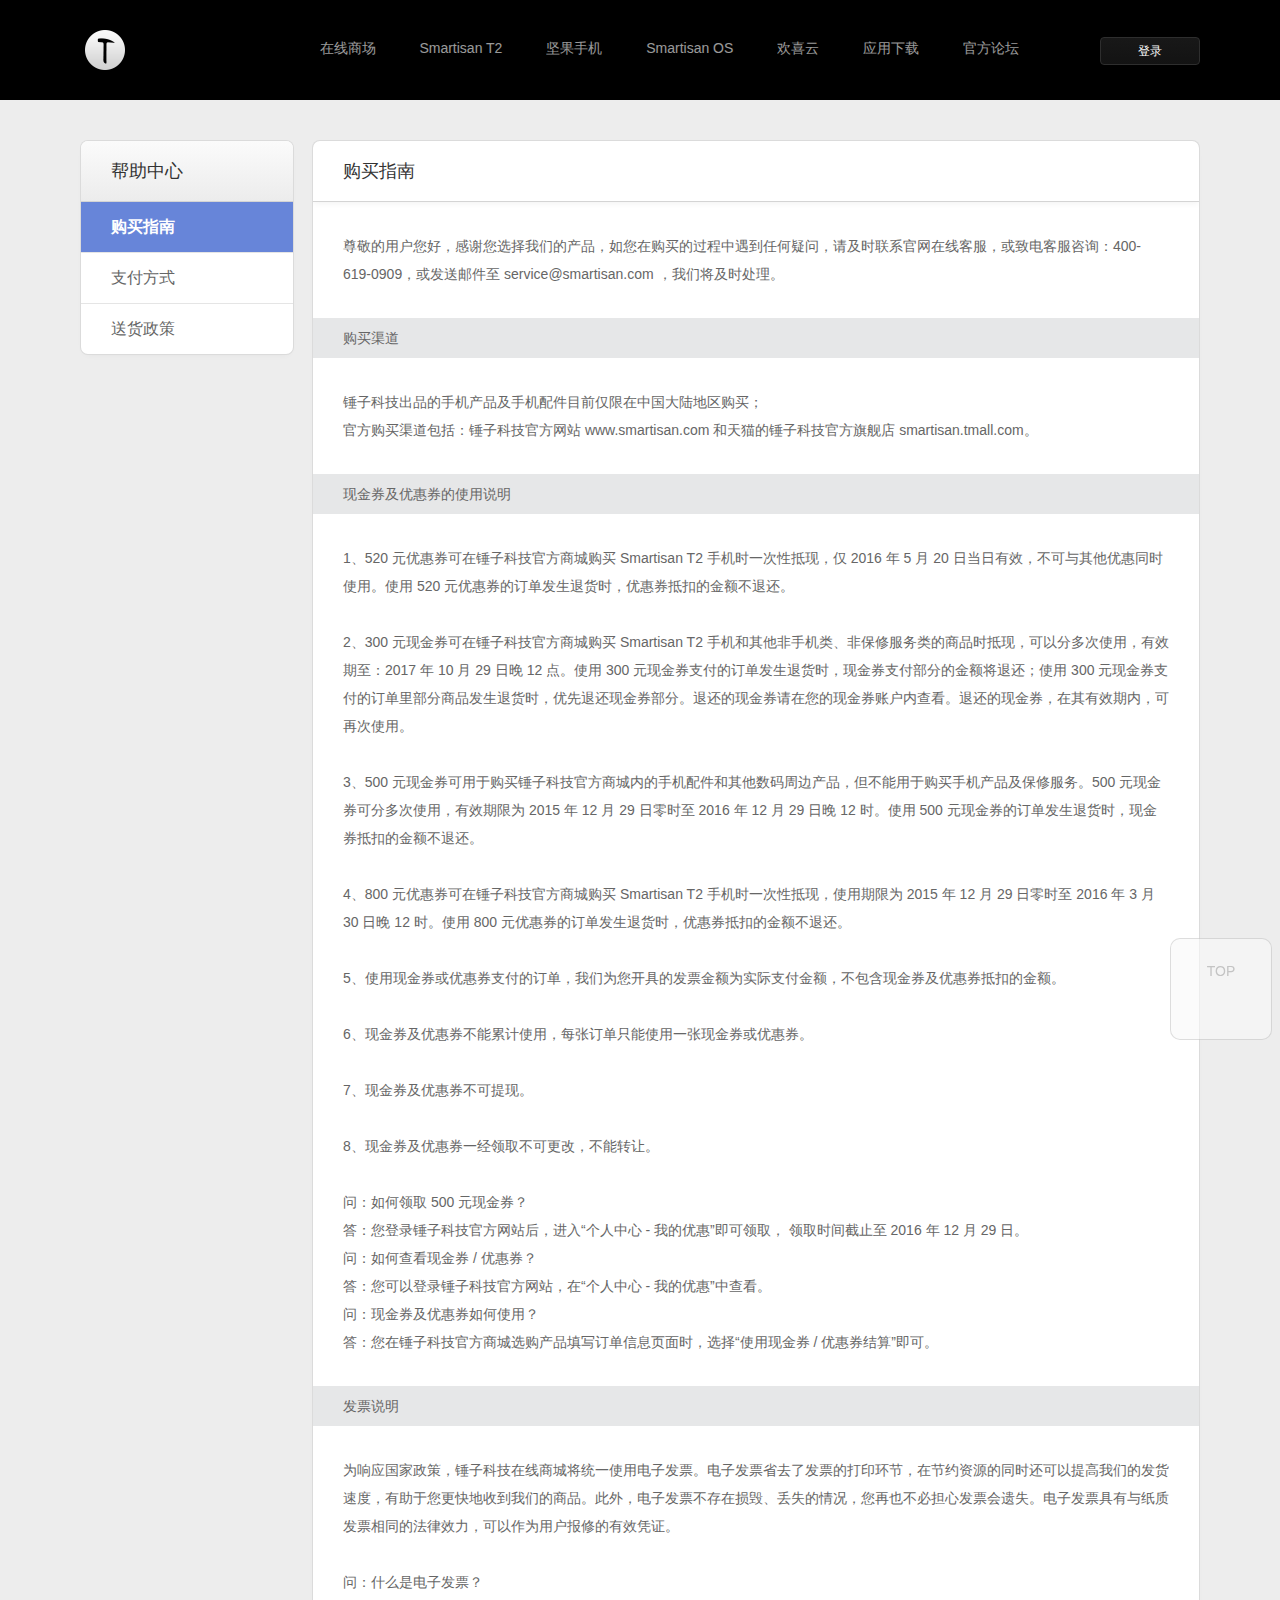
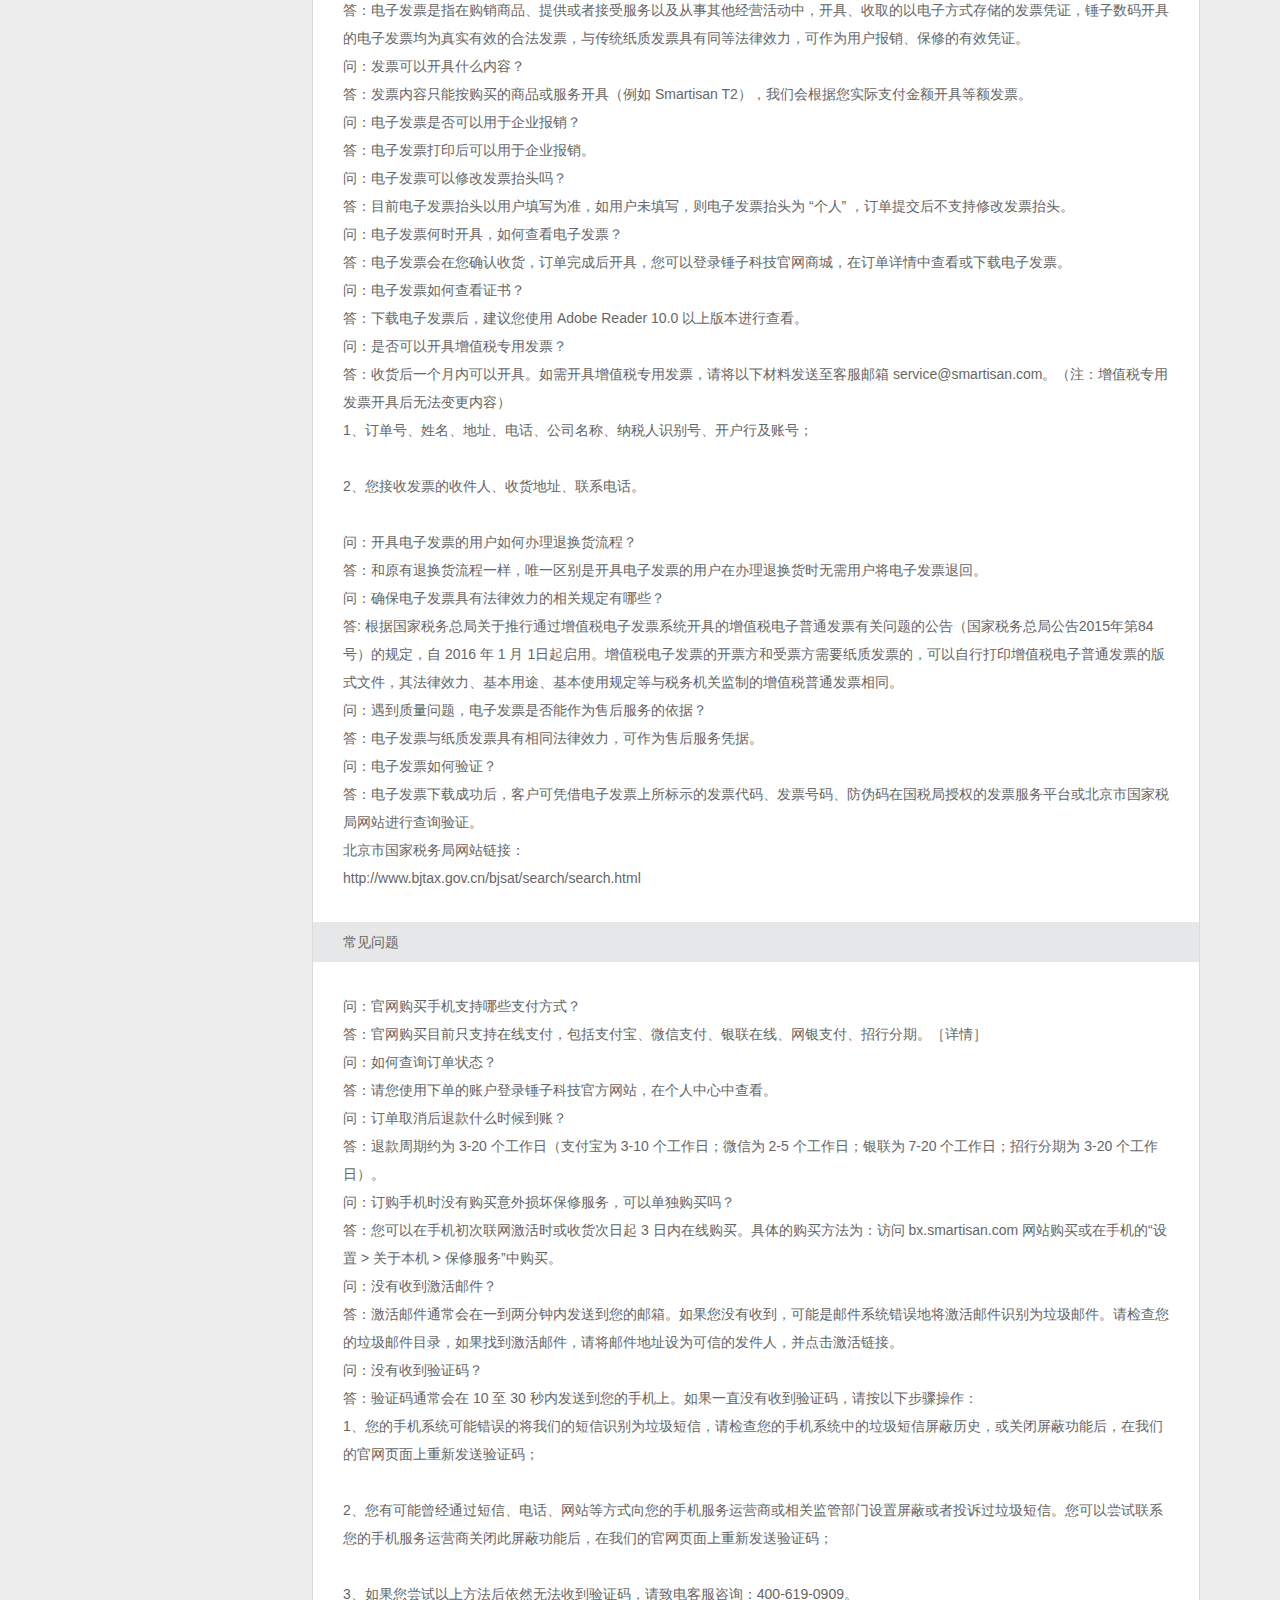
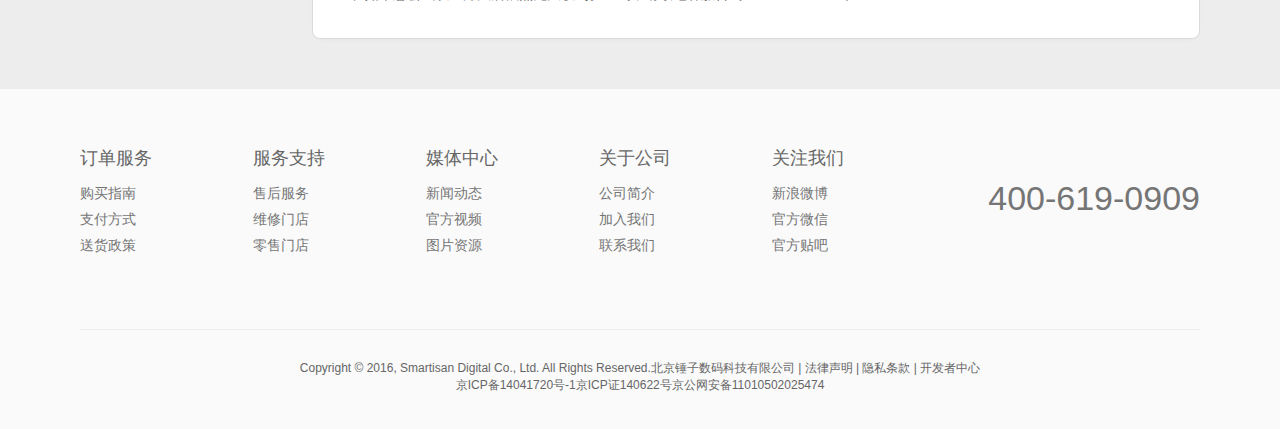
<file: support/buy.html>
<!DOCTYPE html>
<html lang="en">
<head>
    <meta charset="UTF-8">
    <title>购买指南</title>
    <link type="text/css" rel="stylesheet" href="../css/header.css">
    <link type="text/css" rel="stylesheet" href="../css/footer.css">
    <link type="text/css" rel="stylesheet" href="../css/top_button.css">
    <script src="../top_button.js"></script>
    <style>
        * {
            margin: 0;
            padding: 0;
        }

        body {
            font-family: "PingFang SC", "Helvetica Neue", Helvetica, Arial, "Hiragino Sans GB", "Microsoft Yahei", 微软雅黑, STHeiti, 华文细黑, sans-serif;
            /*max-width: 1263px;*/
            min-width: 1202px;
            color: rgb(102, 102, 102);
            font-size: 14px;
            background-color: #ededed;
        }

        ul, ol {
            list-style: none;
        }

        a {
            text-decoration: none;
        }

        #main {
            width: 1120px;
            margin: 0 auto;
            margin-top: 40px;
            margin-bottom: 50px;
        }

        .sub_menu {
            background: #fff;
            border-radius: 8px;
            border: 1px solid #dcdcdc;
            border-color: rgba(0, 0, 0, .14);
            box-shadow: 0 3px 8px -6px rgba(0, 0, 0, .1);
            float: left;
            margin-right: 18px;
            overflow: hidden;
        }

        .help {
            width: 182px;
            line-height: 60px;
            font-size: 18px;
            color: #333;
            padding-left: 30px;
            border-bottom: 1px solid #d4d4d4;
            background: linear-gradient(#fbfbfb, #ececec);
        }

        .sub_menu_list li {
            line-height: 50px;
            border-bottom: 1px solid #e5e5e5;
            padding-left: 30px;
            width: 182px;
            font-size: 16px;
            cursor: pointer;
            -moz-transition: all .15s ease-out;
            -webkit-transition: all .15s ease-out;
            -o-transition: all .15s ease-out;
            transition: all 0.15s ease-out;
            /*淡入淡出*/
        }

        .sub_menu_list li:hover, .sub_menu_list li.active {
            color: #fff;
            font-weight: bolder;
            background: #6785d9;
            -moz-transition: all .15s ease-out;
            -webkit-transition: all .15s ease-out;
            -o-transition: all .15s ease-out;
            transition: all 0.15s ease-out;
            /*淡入淡出*/
        }

        .content {
            background: #fff;
            border-radius: 8px;
            border: 1px solid #dcdcdc;
            border-color: rgba(0, 0, 0, .14);
            box-shadow: 0 3px 8px -6px rgba(0, 0, 0, .1);
            overflow: hidden;
        }

        .guide {
            line-height: 60px;
            font-size: 18px;
            color: #333;
            padding-left: 30px;
            border-bottom: 1px solid #d4d4d4;
            box-shadow: rgba(0, 0, 0, .06) 0 1px 7px;
        }

        .content p {
            padding: 30px;
            line-height: 2em;
        }

        .content h1 {
            background: #E6E7E8;
            line-height: 40px;
            font-size: 14px;
            font-weight: 400;
            padding-left: 30px;
        }
    </style>
</head>
<body>
<div id="header_background">
    <div id="header">
    <span class="logo">
        <a href="../smartisan.html"></a>
    </span>
        <div class="menu">
            <ul class="menu_list">
                <li><a href="#" class="menu_url">在线商场</a></li>
                <li><a href="#" class="menu_url">Smartisan T2</a></li>
                <li><a href="#" class="menu_url">坚果手机</a></li>
                <li><a href="#" class="menu_url">Smartisan OS</a></li>
                <li><a href="#" class="menu_url">欢喜云</a></li>
                <li><a href="#" class="menu_url">应用下载</a></li>
                <li><a href="#" class="menu_url">官方论坛</a></li>
            </ul>
            <div class="login" onclick="window.location.href='#'" style="cursor:pointer">
                <a class="login_url">登录</a>
            </div>
        </div>
    </div>
</div>
<div id="main">
    <div class="sub_menu">
        <div class="help">
            帮助中心
        </div>
        <ul class="sub_menu_list">
            <li class="active">购买指南</li>
            <li onclick="window.location.href='./pay.html'">支付方式</li>
            <li onclick="window.location.href='./express.html'" style="border-bottom: 0px">送货政策</li>
        </ul>
    </div>
    <div class="content">
        <div class="guide">
            购买指南
        </div>
        <p>
            尊敬的用户您好，感谢您选择我们的产品，如您在购买的过程中遇到任何疑问，请及时联系官网在线客服，或致电客服咨询：400-619-0909，或发送邮件至
            service@smartisan.com
            ，我们将及时处理。
        </p>
        <h1>购买渠道</h1>
        <p>
            锤子科技出品的手机产品及手机配件目前仅限在中国大陆地区购买；<br>
            官方购买渠道包括：锤子科技官方网站 www.smartisan.com 和天猫的锤子科技官方旗舰店 smartisan.tmall.com。
        </p>
        <h1>现金券及优惠券的使用说明</h1>
        <p>
            1、520 元优惠券可在锤子科技官方商城购买 Smartisan T2 手机时一次性抵现，仅 2016 年 5 月 20 日当日有效，不可与其他优惠同时使用。使用 520
            元优惠券的订单发生退货时，优惠券抵扣的金额不退还。<br><br>

            2、300 元现金券可在锤子科技官方商城购买 Smartisan T2 手机和其他非手机类、非保修服务类的商品时抵现，可以分多次使用，有效期至：2017 年 10 月 29 日晚 12 点。使用 300
            元现金券支付的订单发生退货时，现金券支付部分的金额将退还；使用 300
            元现金券支付的订单里部分商品发生退货时，优先退还现金券部分。退还的现金券请在您的现金券账户内查看。退还的现金券，在其有效期内，可再次使用。<br><br>

            3、500 元现金券可用于购买锤子科技官方商城内的手机配件和其他数码周边产品，但不能用于购买手机产品及保修服务。500 元现金券可分多次使用，有效期限为 2015 年 12 月 29 日零时至 2016 年 12 月
            29 日晚 12 时。使用 500 元现金券的订单发生退货时，现金券抵扣的金额不退还。<br><br>

            4、800 元优惠券可在锤子科技官方商城购买 Smartisan T2 手机时一次性抵现，使用期限为 2015 年 12 月 29 日零时至 2016 年 3 月 30 日晚 12 时。使用 800
            元优惠券的订单发生退货时，优惠券抵扣的金额不退还。<br><br>

            5、使用现金券或优惠券支付的订单，我们为您开具的发票金额为实际支付金额，不包含现金券及优惠券抵扣的金额。<br><br>

            6、现金券及优惠券不能累计使用，每张订单只能使用一张现金券或优惠券。<br><br>

            7、现金券及优惠券不可提现。<br><br>

            8、现金券及优惠券一经领取不可更改，不能转让。<br><br>

            问：如何领取 500 元现金券？<br>
            答：您登录锤子科技官方网站后，进入“个人中心 - 我的优惠”即可领取， 领取时间截止至 2016 年 12 月 29 日。<br>
            问：如何查看现金券 / 优惠券？<br>
            答：您可以登录锤子科技官方网站，在“个人中心 - 我的优惠”中查看。<br>
            问：现金券及优惠券如何使用？<br>
            答：您在锤子科技官方商城选购产品填写订单信息页面时，选择“使用现金券 / 优惠券结算”即可。<br>
        </p>
        <h1>发票说明</h1>
        <p>
            为响应国家政策，锤子科技在线商城将统一使用电子发票。电子发票省去了发票的打印环节，在节约资源的同时还可以提高我们的发货速度，有助于您更快地收到我们的商品。此外，电子发票不存在损毁、丢失的情况，您再也不必担心发票会遗失。电子发票具有与纸质发票相同的法律效力，可以作为用户报修的有效凭证。<br><br>

            问：什么是电子发票？<br>
            答：电子发票是指在购销商品、提供或者接受服务以及从事其他经营活动中，开具、收取的以电子方式存储的发票凭证，锤子数码开具的电子发票均为真实有效的合法发票，与传统纸质发票具有同等法律效力，可作为用户报销、保修的有效凭证。<br>
            问：发票可以开具什么内容？<br>
            答：发票内容只能按购买的商品或服务开具（例如 Smartisan T2），我们会根据您实际支付金额开具等额发票。<br>
            问：电子发票是否可以用于企业报销？<br>
            答：电子发票打印后可以用于企业报销。<br>
            问：电子发票可以修改发票抬头吗？<br>
            答：目前电子发票抬头以用户填写为准，如用户未填写，则电子发票抬头为 “个人” ，订单提交后不支持修改发票抬头。<br>
            问：电子发票何时开具，如何查看电子发票？<br>
            答：电子发票会在您确认收货，订单完成后开具，您可以登录锤子科技官网商城，在订单详情中查看或下载电子发票。<br>
            问：电子发票如何查看证书？<br>
            答：下载电子发票后，建议您使用 Adobe Reader 10.0 以上版本进行查看。<br>
            问：是否可以开具增值税专用发票？<br>
            答：收货后一个月内可以开具。如需开具增值税专用发票，请将以下材料发送至客服邮箱 service@smartisan.com。（注：增值税专用发票开具后无法变更内容）<br>
            1、订单号、姓名、地址、电话、公司名称、纳税人识别号、开户行及账号；<br><br>

            2、您接收发票的收件人、收货地址、联系电话。<br><br>

            问：开具电子发票的用户如何办理退换货流程？<br>
            答：和原有退换货流程一样，唯一区别是开具电子发票的用户在办理退换货时无需用户将电子发票退回。<br>
            问：确保电子发票具有法律效力的相关规定有哪些？<br>
            答: 根据国家税务总局关于推行通过增值税电子发票系统开具的增值税电子普通发票有关问题的公告（国家税务总局公告2015年第84号）的规定，自 2016 年 1 月
            1日起启用。增值税电子发票的开票方和受票方需要纸质发票的，可以自行打印增值税电子普通发票的版式文件，其法律效力、基本用途、基本使用规定等与税务机关监制的增值税普通发票相同。<br>
            问：遇到质量问题，电子发票是否能作为售后服务的依据？<br>
            答：电子发票与纸质发票具有相同法律效力，可作为售后服务凭据。<br>
            问：电子发票如何验证？<br>
            答：电子发票下载成功后，客户可凭借电子发票上所标示的发票代码、发票号码、防伪码在国税局授权的发票服务平台或北京市国家税局网站进行查询验证。<br>
            北京市国家税务局网站链接：<br>
            http://www.bjtax.gov.cn/bjsat/search/search.html
        </p>
        <h1>常见问题</h1>
        <p>
            问：官网购买手机支持哪些支付方式？<br>
            答：官网购买目前只支持在线支付，包括支付宝、微信支付、银联在线、网银支付、招行分期。［详情］<br>
            问：如何查询订单状态？<br>
            答：请您使用下单的账户登录锤子科技官方网站，在个人中心中查看。<br>
            问：订单取消后退款什么时候到账？<br>
            答：退款周期约为 3-20 个工作日（支付宝为 3-10 个工作日；微信为 2-5 个工作日；银联为 7-20 个工作日；招行分期为 3-20 个工作日）。<br>
            问：订购手机时没有购买意外损坏保修服务，可以单独购买吗？<br>
            答：您可以在手机初次联网激活时或收货次日起 3 日内在线购买。具体的购买方法为：访问 bx.smartisan.com 网站购买或在手机的“设置 > 关于本机 > 保修服务”中购买。<br>
            问：没有收到激活邮件？<br>
            答：激活邮件通常会在一到两分钟内发送到您的邮箱。如果您没有收到，可能是邮件系统错误地将激活邮件识别为垃圾邮件。请检查您的垃圾邮件目录，如果找到激活邮件，请将邮件地址设为可信的发件人，并点击激活链接。<br>
            问：没有收到验证码？<br>
            答：验证码通常会在 10 至 30 秒内发送到您的手机上。如果一直没有收到验证码，请按以下步骤操作：<br>
            1、您的手机系统可能错误的将我们的短信识别为垃圾短信，请检查您的手机系统中的垃圾短信屏蔽历史，或关闭屏蔽功能后，在我们的官网页面上重新发送验证码；<br><br>

            2、您有可能曾经通过短信、电话、网站等方式向您的手机服务运营商或相关监管部门设置屏蔽或者投诉过垃圾短信。您可以尝试联系您的手机服务运营商关闭此屏蔽功能后，在我们的官网页面上重新发送验证码；<br><br>

            3、如果您尝试以上方法后依然无法收到验证码，请致电客服咨询：400-619-0909。<br>
        </p>
    </div>
</div>
<div id="footer">
    <div id="contact" style="height:180px">
        <dl>
            <dt>订单服务</dt>
            <dd><a href="./buy.html" class="contact_url">购买指南</a></dd>
            <dd><a href="./pay.html" class="contact_url">支付方式</a></dd>
            <dd><a href="./express.html" class="contact_url">送货政策</a></dd>
        </dl>
        <dl>
            <dt>服务支持</dt>
            <dd><a href="#" class="contact_url">售后服务</a></dd>
            <dd><a href="#" class="contact_url">维修门店</a></dd>
            <dd><a href="#" class="contact_url">零售门店</a></dd>
        </dl>
        <dl>
            <dt>媒体中心</dt>
            <dd><a href="#" class="contact_url">新闻动态</a></dd>
            <dd><a href="#" class="contact_url">官方视频</a></dd>
            <dd><a href="#" class="contact_url">图片资源</a></dd>
        </dl>
        <dl>
            <dt>关于公司</dt>
            <dd><a href="#" class="contact_url">公司简介</a></dd>
            <dd><a href="#" class="contact_url">加入我们</a></dd>
            <dd><a href="#" class="contact_url">联系我们</a></dd>
        </dl>
        <dl>
            <dt>关注我们</dt>
            <dd><a href="#" class="contact_url">新浪微博</a></dd>
            <dd><a href="#" class="contact_url">官方微信</a></dd>
            <dd><a href="#" class="contact_url">官方贴吧</a></dd>
        </dl>
        <div id="tel_number">
            <a href="tel:400-619-0909" style="font-size: 34px; cursor: default; text-decoration: none; color: #757575;">400-619-0909</a>
        </div>
    </div>
    <!--<hr style="clear: both; width: 1120px; margin: 0 auto;color: #ededed">-->
    <div id="com_info">
        <div class="info" style="font-size: 12px">
            Copyright © 2016, Smartisan Digital Co., Ltd. All Rights Reserved.北京锤子数码科技有限公司 | <a>法律声明</a> | 隐私条款 |
            开发者中心<br>
            <a>京ICP备14041720号-1京ICP证140622号京公网安备11010502025474</a>
        </div>
    </div>
</div>
<div id="top_button" onclick="window.location.href='javascript:scroll(0,0)'">TOP</div>
</body>
</html>
</file>
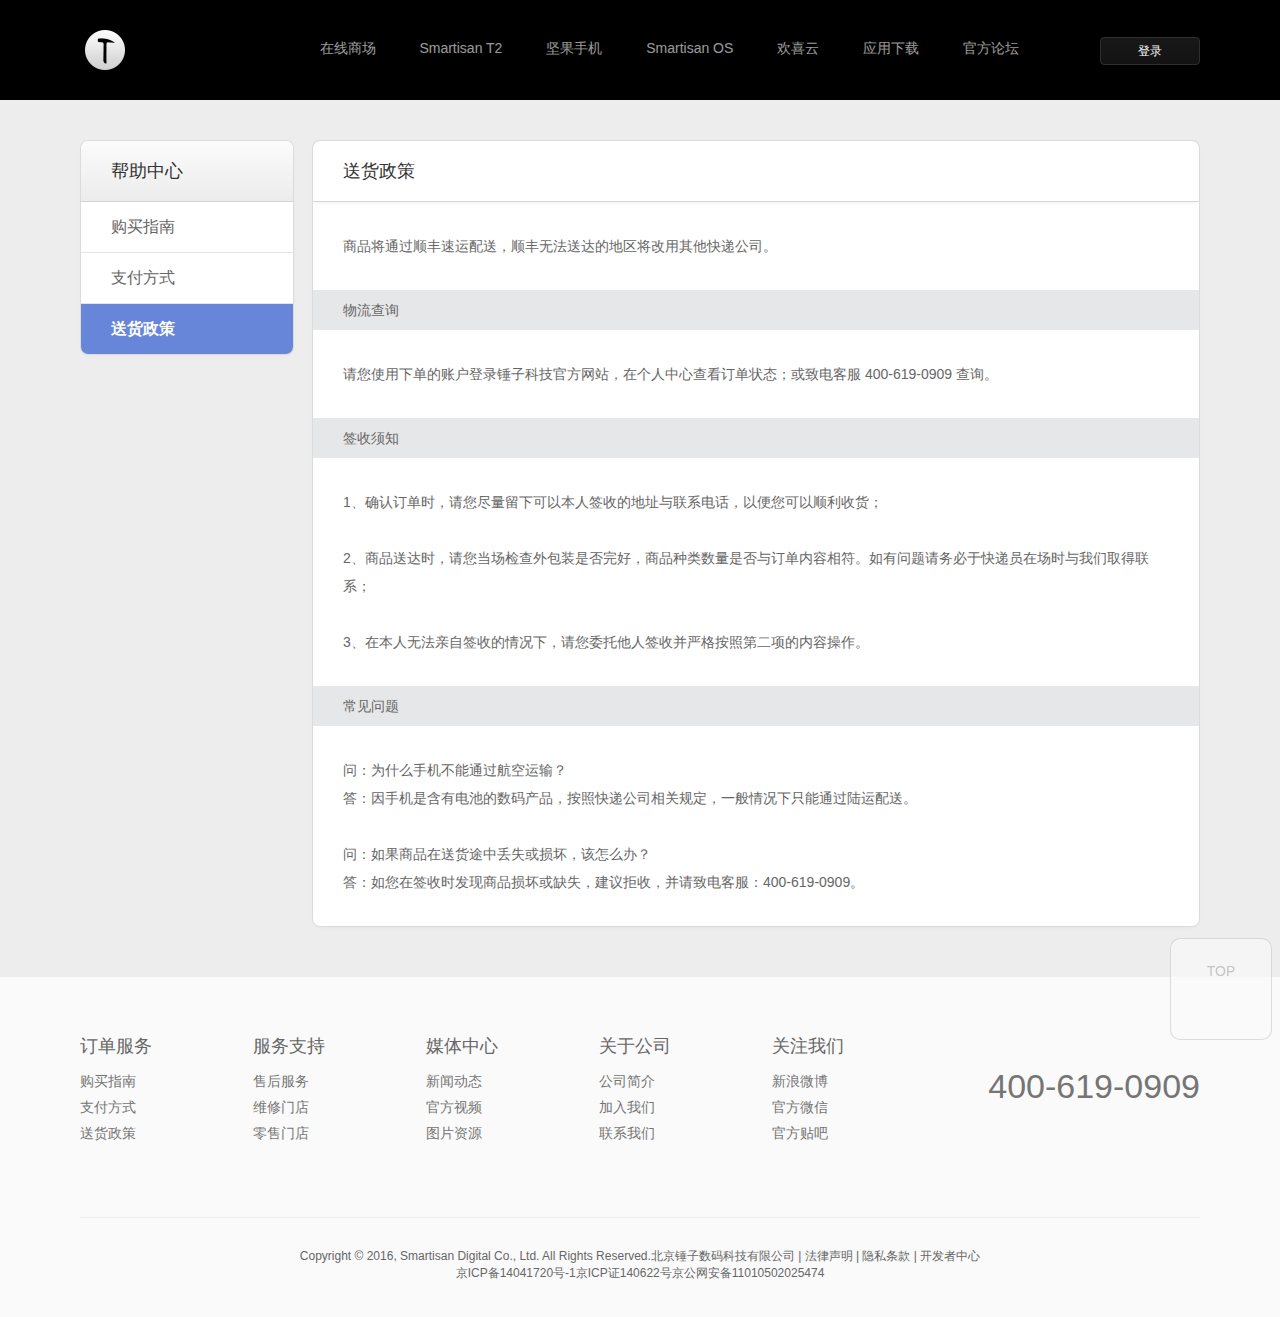
<file: support/express.html>
<!DOCTYPE html>
<html lang="en">
<head>
    <meta charset="UTF-8">
    <title>送货政策</title>
    <link type="text/css" rel="stylesheet" href="../css/header.css">
    <link type="text/css" rel="stylesheet" href="../css/footer.css">
    <link type="text/css" rel="stylesheet" href="../css/top_button.css">
    <script src="../top_button.js"></script>
    <style>
        * {
            margin: 0;
            padding: 0;
        }

        body {
            font-family: "PingFang SC", "Helvetica Neue", Helvetica, Arial, "Hiragino Sans GB", "Microsoft Yahei", 微软雅黑, STHeiti, 华文细黑, sans-serif;
            /*max-width: 1263px;*/
            min-width: 1202px;
            color: rgb(102, 102, 102);
            font-size: 14px;
            background-color: #ededed;
        }

        ul, ol {
            list-style: none;
        }

        a {
            text-decoration: none;
        }

        #main {
            width: 1120px;
            margin: 0 auto;
            margin-top: 40px;
            margin-bottom: 50px;
        }

        .sub_menu {
            background: #fff;
            border-radius: 8px;
            border: 1px solid #dcdcdc;
            border-color: rgba(0, 0, 0, .14);
            box-shadow: 0 3px 8px -6px rgba(0, 0, 0, .1);
            float: left;
            margin-right: 18px;
            overflow: hidden;
        }

        .help {
            width: 182px;
            line-height: 60px;
            font-size: 18px;
            color: #333;
            padding-left: 30px;
            border-bottom: 1px solid #d4d4d4;
            background: linear-gradient(#fbfbfb, #ececec);
        }

        .sub_menu_list li {
            line-height: 50px;
            border-bottom: 1px solid #e5e5e5;
            padding-left: 30px;
            width: 182px;
            font-size: 16px;
            cursor: pointer;
            -moz-transition: all .15s ease-out;
            -webkit-transition: all .15s ease-out;
            -o-transition: all .15s ease-out;
            transition: all 0.15s ease-out;
            /*淡入淡出*/
        }

        .sub_menu_list li:hover, .sub_menu_list li.active {
            color: #fff;
            font-weight: bolder;
            background: #6785d9;
            -moz-transition: all .15s ease-out;
            -webkit-transition: all .15s ease-out;
            -o-transition: all .15s ease-out;
            transition: all 0.15s ease-out;
            /*淡入淡出*/
        }

        .content {
            background: #fff;
            border-radius: 8px;
            border: 1px solid #dcdcdc;
            border-color: rgba(0, 0, 0, .14);
            box-shadow: 0 3px 8px -6px rgba(0, 0, 0, .1);
            overflow: hidden;
        }

        .guide {
            line-height: 60px;
            font-size: 18px;
            color: #333;
            padding-left: 30px;
            border-bottom: 1px solid #d4d4d4;
            box-shadow: rgba(0, 0, 0, .06) 0 1px 7px;
        }

        .content p {
            padding: 30px;
            line-height: 2em;
        }

        .content h1 {
            background: #E6E7E8;
            line-height: 40px;
            font-size: 14px;
            font-weight: 400;
            padding-left: 30px;
        }
    </style>
</head>
<body>
<div id="header_background">
    <div id="header">
    <span class="logo">
        <a href="../smartisan.html"></a>
    </span>
        <div class="menu">
            <ul class="menu_list">
                <li><a href="#" class="menu_url">在线商场</a></li>
                <li><a href="#" class="menu_url">Smartisan T2</a></li>
                <li><a href="#" class="menu_url">坚果手机</a></li>
                <li><a href="#" class="menu_url">Smartisan OS</a></li>
                <li><a href="#" class="menu_url">欢喜云</a></li>
                <li><a href="#" class="menu_url">应用下载</a></li>
                <li><a href="#" class="menu_url">官方论坛</a></li>
            </ul>
            <div class="login" onclick="window.location.href='#'" style="cursor:pointer">
                <a class="login_url">登录</a>
            </div>
        </div>
    </div>
</div>
<div id="main">
    <div class="sub_menu">
        <div class="help">
            帮助中心
        </div>
        <ul class="sub_menu_list">
            <li onclick="window.location.href='./buy.html'">购买指南</li>
            <li onclick="window.location.href='./pay.html'">支付方式</li>
            <li class="active" style="border-bottom: 0px">送货政策</li>
        </ul>
    </div>
    <div class="content">
        <div class="guide">
            送货政策
        </div>
        <p>
            商品将通过顺丰速运配送，顺丰无法送达的地区将改用其他快递公司。
        </p>
        <h1>物流查询</h1>
        <p>
            请您使用下单的账户登录锤子科技官方网站，在个人中心查看订单状态；或致电客服 400-619-0909 查询。
        </p>
        <h1>签收须知</h1>
        <p>
            1、确认订单时，请您尽量留下可以本人签收的地址与联系电话，以便您可以顺利收货；<br><br>

            2、商品送达时，请您当场检查外包装是否完好，商品种类数量是否与订单内容相符。如有问题请务必于快递员在场时与我们取得联系；<br><br>

            3、在本人无法亲自签收的情况下，请您委托他人签收并严格按照第二项的内容操作。
        </p>
        <h1>常见问题</h1>
        <p>
            问：为什么手机不能通过航空运输？<br>
            答：因手机是含有电池的数码产品，按照快递公司相关规定，一般情况下只能通过陆运配送。<br><br>
            问：如果商品在送货途中丢失或损坏，该怎么办？<br>
            答：如您在签收时发现商品损坏或缺失，建议拒收，并请致电客服：400-619-0909。
        </p>
    </div>
</div>
<div id="footer">
    <div id="contact" style="height:180px">
        <dl>
            <dt>订单服务</dt>
            <dd><a href="./buy.html" class="contact_url">购买指南</a></dd>
            <dd><a href="./pay.html" class="contact_url">支付方式</a></dd>
            <dd><a href="./express.html" class="contact_url">送货政策</a></dd>
        </dl>
        <dl>
            <dt>服务支持</dt>
            <dd><a href="#" class="contact_url">售后服务</a></dd>
            <dd><a href="#" class="contact_url">维修门店</a></dd>
            <dd><a href="#" class="contact_url">零售门店</a></dd>
        </dl>
        <dl>
            <dt>媒体中心</dt>
            <dd><a href="#" class="contact_url">新闻动态</a></dd>
            <dd><a href="#" class="contact_url">官方视频</a></dd>
            <dd><a href="#" class="contact_url">图片资源</a></dd>
        </dl>
        <dl>
            <dt>关于公司</dt>
            <dd><a href="#" class="contact_url">公司简介</a></dd>
            <dd><a href="#" class="contact_url">加入我们</a></dd>
            <dd><a href="#" class="contact_url">联系我们</a></dd>
        </dl>
        <dl>
            <dt>关注我们</dt>
            <dd><a href="#" class="contact_url">新浪微博</a></dd>
            <dd><a href="#" class="contact_url">官方微信</a></dd>
            <dd><a href="#" class="contact_url">官方贴吧</a></dd>
        </dl>
        <div id="tel_number">
            <a href="tel:400-619-0909" style="font-size: 34px; cursor: default; text-decoration: none; color: #757575;">400-619-0909</a>
        </div>
    </div>
    <!--<hr style="clear: both; width: 1120px; margin: 0 auto;color: #ededed">-->
    <div id="com_info">
        <div class="info" style="font-size: 12px">
            Copyright © 2016, Smartisan Digital Co., Ltd. All Rights Reserved.北京锤子数码科技有限公司 | <a>法律声明</a> | 隐私条款 |
            开发者中心<br>
            <a>京ICP备14041720号-1京ICP证140622号京公网安备11010502025474</a>
        </div>
    </div>
</div>
<div id="top_button" onclick="window.location.href='javascript:scroll(0,0)'">TOP</div>
</body>
</html>
</file>
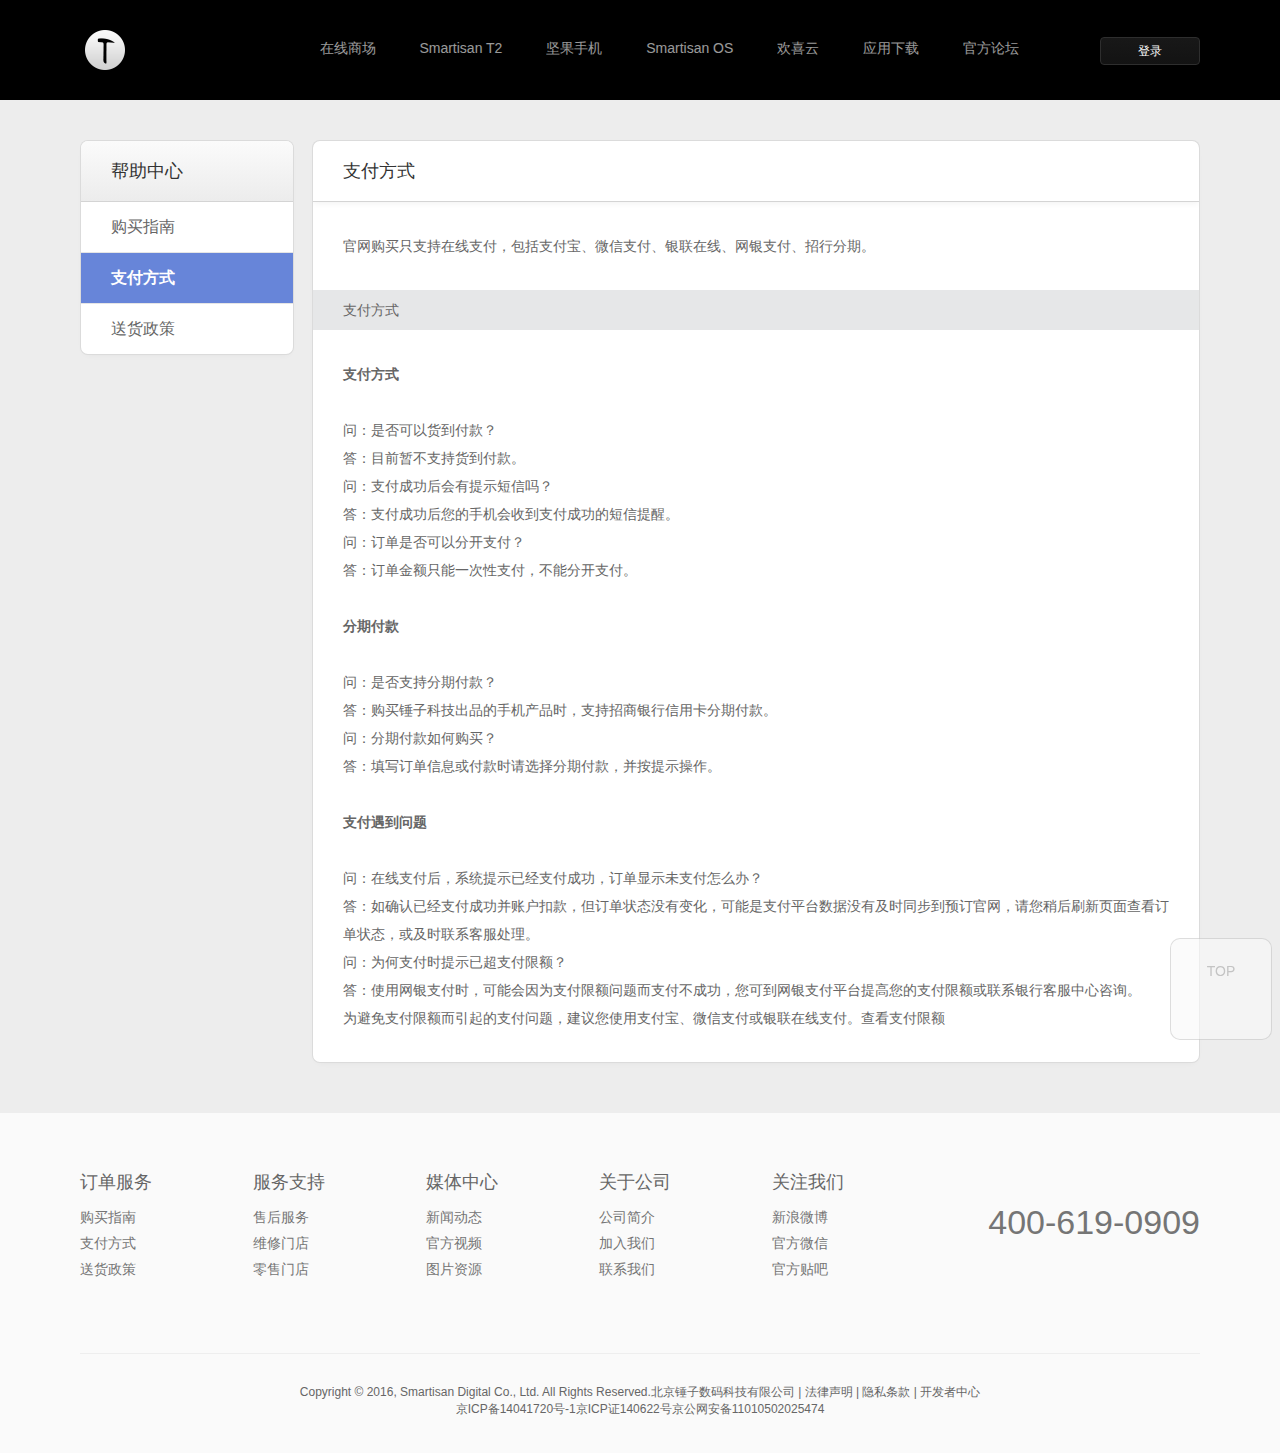
<file: support/pay.html>
<!DOCTYPE html>
<html lang="en">
<head>
    <meta charset="UTF-8">
    <title>支付方式</title>
    <link type="text/css" rel="stylesheet" href="../css/header.css">
    <link type="text/css" rel="stylesheet" href="../css/footer.css">
    <link type="text/css" rel="stylesheet" href="../css/top_button.css">
    <script src="../top_button.js"></script>
    <style>
        * {
            margin: 0;
            padding: 0;
        }

        body {
            font-family: "PingFang SC", "Helvetica Neue", Helvetica, Arial, "Hiragino Sans GB", "Microsoft Yahei", 微软雅黑, STHeiti, 华文细黑, sans-serif;
            /*max-width: 1263px;*/
            min-width: 1202px;
            color: rgb(102, 102, 102);
            font-size: 14px;
            background-color: #ededed;
        }

        ul, ol {
            list-style: none;
        }

        a {
            text-decoration: none;
        }

        #main {
            width: 1120px;
            margin: 0 auto;
            margin-top: 40px;
            margin-bottom: 50px;
        }

        .sub_menu {
            background: #fff;
            border-radius: 8px;
            border: 1px solid #dcdcdc;
            border-color: rgba(0, 0, 0, .14);
            box-shadow: 0 3px 8px -6px rgba(0, 0, 0, .1);
            float: left;
            margin-right: 18px;
            overflow: hidden;
        }

        .help {
            width: 182px;
            line-height: 60px;
            font-size: 18px;
            color: #333;
            padding-left: 30px;
            border-bottom: 1px solid #d4d4d4;
            background: linear-gradient(#fbfbfb, #ececec);
        }

        .sub_menu_list li {
            line-height: 50px;
            border-bottom: 1px solid #e5e5e5;
            padding-left: 30px;
            width: 182px;
            font-size: 16px;
            cursor: pointer;
            -moz-transition: all .15s ease-out;
            -webkit-transition: all .15s ease-out;
            -o-transition: all .15s ease-out;
            transition: all 0.15s ease-out;
            /*淡入淡出*/
        }

        .sub_menu_list li:hover, .sub_menu_list li.active {
            color: #fff;
            font-weight: bolder;
            background: #6785d9;
            -moz-transition: all .15s ease-out;
            -webkit-transition: all .15s ease-out;
            -o-transition: all .15s ease-out;
            transition: all 0.15s ease-out;
            /*淡入淡出*/
        }

        .content {
            background: #fff;
            border-radius: 8px;
            border: 1px solid #dcdcdc;
            border-color: rgba(0, 0, 0, .14);
            box-shadow: 0 3px 8px -6px rgba(0, 0, 0, .1);
            overflow: hidden;
        }

        .guide {
            line-height: 60px;
            font-size: 18px;
            color: #333;
            padding-left: 30px;
            border-bottom: 1px solid #d4d4d4;
            box-shadow: rgba(0, 0, 0, .06) 0 1px 7px;
        }

        .content p {
            padding: 30px;
            line-height: 2em;
        }

        .content h1 {
            background: #E6E7E8;
            line-height: 40px;
            font-size: 14px;
            font-weight: 400;
            padding-left: 30px;
        }
    </style>
</head>
<body>
<div id="header_background">
    <div id="header">
    <span class="logo">
        <a href="../smartisan.html"></a>
    </span>
        <div class="menu">
            <ul class="menu_list">
                <li><a href="#" class="menu_url">在线商场</a></li>
                <li><a href="#" class="menu_url">Smartisan T2</a></li>
                <li><a href="#" class="menu_url">坚果手机</a></li>
                <li><a href="#" class="menu_url">Smartisan OS</a></li>
                <li><a href="#" class="menu_url">欢喜云</a></li>
                <li><a href="#" class="menu_url">应用下载</a></li>
                <li><a href="#" class="menu_url">官方论坛</a></li>
            </ul>
            <div class="login" onclick="window.location.href='#'" style="cursor:pointer">
                <a class="login_url">登录</a>
            </div>
        </div>
    </div>
</div>
<div id="main">
    <div class="sub_menu">
        <div class="help">
            帮助中心
        </div>
        <ul class="sub_menu_list">
            <li onclick="window.location.href='./buy.html'">购买指南</li>
            <li class="active">支付方式</li>
            <li onclick="window.location.href='./express.html'" style="border-bottom: 0px">送货政策</li>
        </ul>
    </div>
    <div class="content">
        <div class="guide">
            支付方式
        </div>
        <p>
            官网购买只支持在线支付，包括支付宝、微信支付、银联在线、网银支付、招行分期。
        </p>
        <h1>支付方式</h1>
        <p>
            <b>支付方式</b><br><br>

            问：是否可以货到付款？<br>
            答：目前暂不支持货到付款。<br>
            问：支付成功后会有提示短信吗？<br>
            答：支付成功后您的手机会收到支付成功的短信提醒。<br>
            问：订单是否可以分开支付？<br>
            答：订单金额只能一次性支付，不能分开支付。<br><br>
            <b>分期付款</b><br><br>

            问：是否支持分期付款？<br>
            答：购买锤子科技出品的手机产品时，支持招商银行信用卡分期付款。<br>
            问：分期付款如何购买？<br>
            答：填写订单信息或付款时请选择分期付款，并按提示操作。<br><br>
            <b>支付遇到问题</b><br><br>

            问：在线支付后，系统提示已经支付成功，订单显示未支付怎么办？<br>
            答：如确认已经支付成功并账户扣款，但订单状态没有变化，可能是支付平台数据没有及时同步到预订官网，请您稍后刷新页面查看订单状态，或及时联系客服处理。<br>
            问：为何支付时提示已超支付限额？<br>
            答：使用网银支付时，可能会因为支付限额问题而支付不成功，您可到网银支付平台提高您的支付限额或联系银行客服中心咨询。<br>
            为避免支付限额而引起的支付问题，建议您使用支付宝、微信支付或银联在线支付。查看支付限额<br>
        </p>
    </div>
</div>
<div id="footer">
    <div id="contact" style="height:180px">
        <dl>
            <dt>订单服务</dt>
            <dd><a href="./buy.html" class="contact_url">购买指南</a></dd>
            <dd><a href="./pay.html" class="contact_url">支付方式</a></dd>
            <dd><a href="./express.html" class="contact_url">送货政策</a></dd>
        </dl>
        <dl>
            <dt>服务支持</dt>
            <dd><a href="#" class="contact_url">售后服务</a></dd>
            <dd><a href="#" class="contact_url">维修门店</a></dd>
            <dd><a href="#" class="contact_url">零售门店</a></dd>
        </dl>
        <dl>
            <dt>媒体中心</dt>
            <dd><a href="#" class="contact_url">新闻动态</a></dd>
            <dd><a href="#" class="contact_url">官方视频</a></dd>
            <dd><a href="#" class="contact_url">图片资源</a></dd>
        </dl>
        <dl>
            <dt>关于公司</dt>
            <dd><a href="#" class="contact_url">公司简介</a></dd>
            <dd><a href="#" class="contact_url">加入我们</a></dd>
            <dd><a href="#" class="contact_url">联系我们</a></dd>
        </dl>
        <dl>
            <dt>关注我们</dt>
            <dd><a href="#" class="contact_url">新浪微博</a></dd>
            <dd><a href="#" class="contact_url">官方微信</a></dd>
            <dd><a href="#" class="contact_url">官方贴吧</a></dd>
        </dl>
        <div id="tel_number">
            <a href="tel:400-619-0909" style="font-size: 34px; cursor: default; text-decoration: none; color: #757575;">400-619-0909</a>
        </div>
    </div>
    <!--<hr style="clear: both; width: 1120px; margin: 0 auto;color: #ededed">-->
    <div id="com_info">
        <div class="info" style="font-size: 12px">
            Copyright © 2016, Smartisan Digital Co., Ltd. All Rights Reserved.北京锤子数码科技有限公司 | <a>法律声明</a> | 隐私条款 |
            开发者中心<br>
            <a>京ICP备14041720号-1京ICP证140622号京公网安备11010502025474</a>
        </div>
    </div>
</div>
<div id="top_button" onclick="window.location.href='javascript:scroll(0,0)'">TOP</div>
</body>
</html>
</file>
<file: css/header.css>
#header_background {
    background-color: #000000;
}

#header {
    width: 1120px;
    height: 100px;
    margin: 0 auto;
}

.logo {
    float: left;
    padding-top: 25px;
}

.logo a {
    width: 50px;
    height: 50px;
    background: url("../image/logo1.png") no-repeat;
    display: block;
}

.menu {
    float: right;
}

.menu_list {
    padding-top: 40px;
    float: left;
}

.menu_list li {
    display: inline;
    padding: 0 20px;
}

.menu_url {
    /*cursor: pointer;*/
    color: white;
    opacity: 0.6;
    text-decoration: none;
    -moz-transition: all .15s ease-out;
    -webkit-transition: all .15s ease-out;
    -o-transition: all .15s ease-out;
    transition: all 0.15s ease-out;
    /*淡入淡出*/
}

.menu_url:hover, .menu_url:active {
    /*cursor: pointer;*/
    color: white;
    opacity: 1;
    text-decoration: none;
    -moz-transition: all .15s ease-out;
    -webkit-transition: all .15s ease-out;
    -o-transition: all .15s ease-out;
    transition: all 0.15s ease-out;
    /*淡入淡出*/
}

.menu_list li a.active {
    color: white;
    opacity: 1;
}

.login {
    float: left;
    padding: 37px 0 0 41px;
    margin-left: 20px;
}

.login_url {
    color: #fafafa;
    width: 98px;;
    height: 26px;
    font-size: 12px;
    line-height: 26px;
    text-align: center;
    background: linear-gradient(#181818, #131313);
    border: 1px solid #2E2E2E;
    border-radius: 4px;
    display: block; /*!!!!!*/
}
</file>
<file: css/footer.css>
#footer {
    height: 280px;
    padding-top: 60px;
    background-color: #fafafa;
}

#contact {
    width: 1120px;
    margin: 0 auto;
    border-bottom: 1px solid #eee;
}

#contact dl {
    float: left;
    width: 173px;
    line-height: 1;
}

#contact dl dt {
    font-size: 18px;
    padding-bottom: 13px
}

#contact dl dd {
    padding: 6px 0;
}

.contact_url {
    text-decoration: none;
    color: #757575;
    -moz-transition: all .15s ease-out;
    -webkit-transition: all .15s ease-out;
    -o-transition: all .15s ease-out;
    transition: all 0.15s ease-out;
    /*淡入淡出*/
}

.contact_url:hover, .contact_url:active {
    text-decoration: none;
    color: #6b95ea;
    -moz-transition: all .15s ease-out;
    -webkit-transition: all .15s ease-out;
    -o-transition: all .15s ease-out;
    transition: all 0.15s ease-out;
    /*淡入淡出*/
}

#tel_number {
    float: right;
    padding-top: 30px;
}

#com_info {
    clear: both;
}

.info {
    padding-top: 30px;
    margin: 0 auto;
    text-align: center;
}
</file>
<file: css/top_button.css>
#top_button {
    color: #a9a9a9;
    text-align: center;
    line-height: 64px;
    position: fixed;
    right: 20px;
    bottom: 20px;
    width: 100px;
    height: 100px;
    background-color: #fafafa;
    border: 1px solid #a9a9a9;
    border-radius: 10px;
    border-color: rgba(0, 0, 0, 0.2);
    opacity: .6;
    cursor: pointer;
    z-index: 10;
    /*display: none;*/
    /*transform: translate3d(0,120px,0);*/
    /*-moz-transition: all .15s ease-out;*/
    /*-webkit-transition: all .15s ease-out;*/
    /*-o-transition: all .15s ease-out;*/
    /*transition: all 0.15s ease-out;*/
    -ms-transform: translate(0,120px);
    -webkit-transform: translate3d(0,160px,0);
    transform: translate3d(12px,160px,0);
    -webkit-transition: all .25s cubic-bezier(.215,.61,.355,1);
    -moz-transition: all .25s cubic-bezier(.215,.61,.355,1);
    transition: all .25s cubic-bezier(.215,.61,.355,1);
    /*淡入淡出*/
}

#top_button:hover {
    opacity: 1;
    -moz-transition: all .15s ease-out;
    -webkit-transition: all .15s ease-out;
    -o-transition: all .15s ease-out;
    transition: all 0.15s ease-out;
    /*淡入淡出*/
}
</file>
